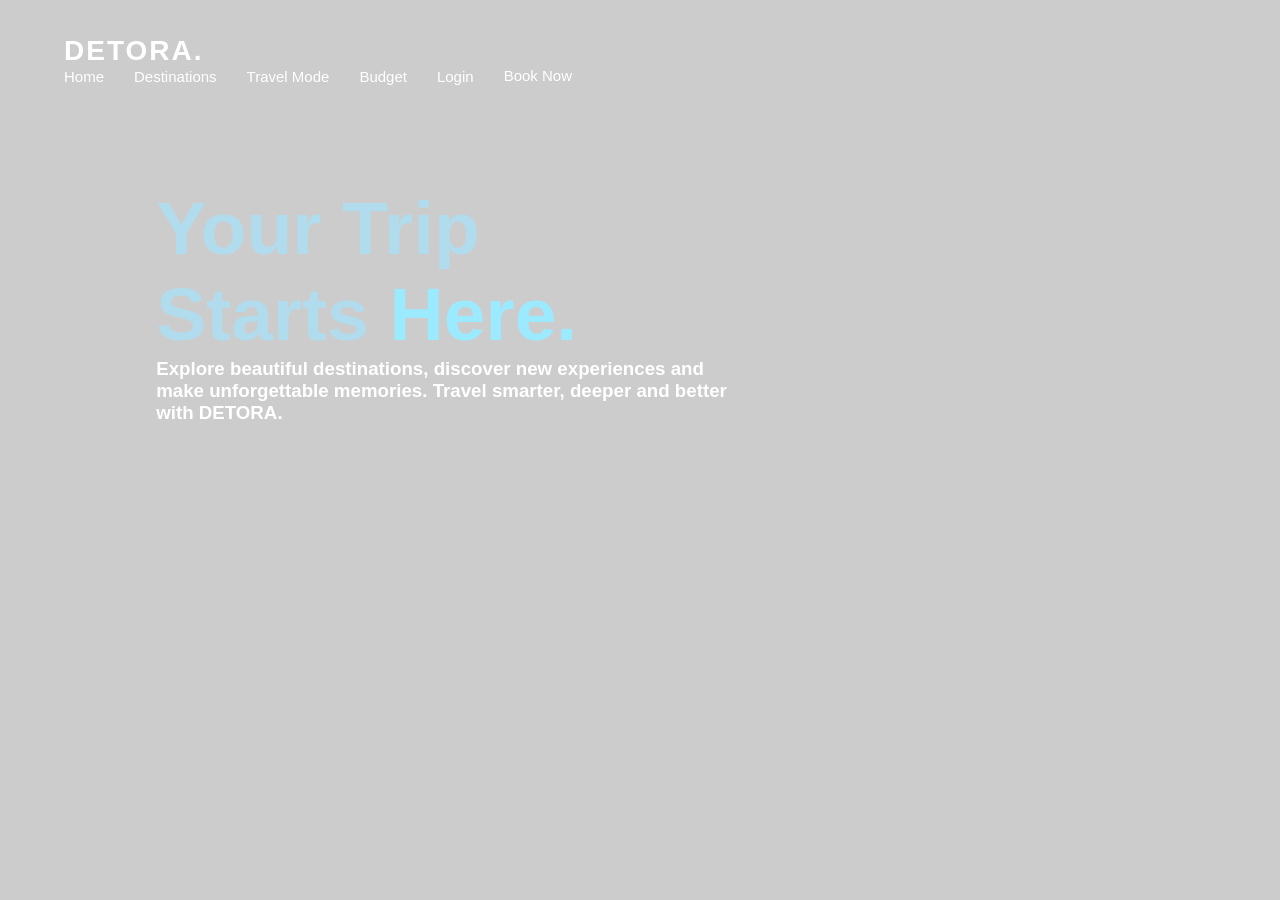
<file: index.html>
<!DOCTYPE html>
<html lang="en">
<head>
    <meta charset="UTF-8">
    <meta name="viewport" content="width=device-width, initial-scale=1.0">
    <meta http-equiv="refresh" content="0; url=web.html">
    <title>DETORA Travel Explorer</title>
    <link rel="canonical" href="web.html">
</head>
<body>
    <p><a href="web.html">Open DETORA Travel Explorer</a></p>
</body>
</html>
</file>
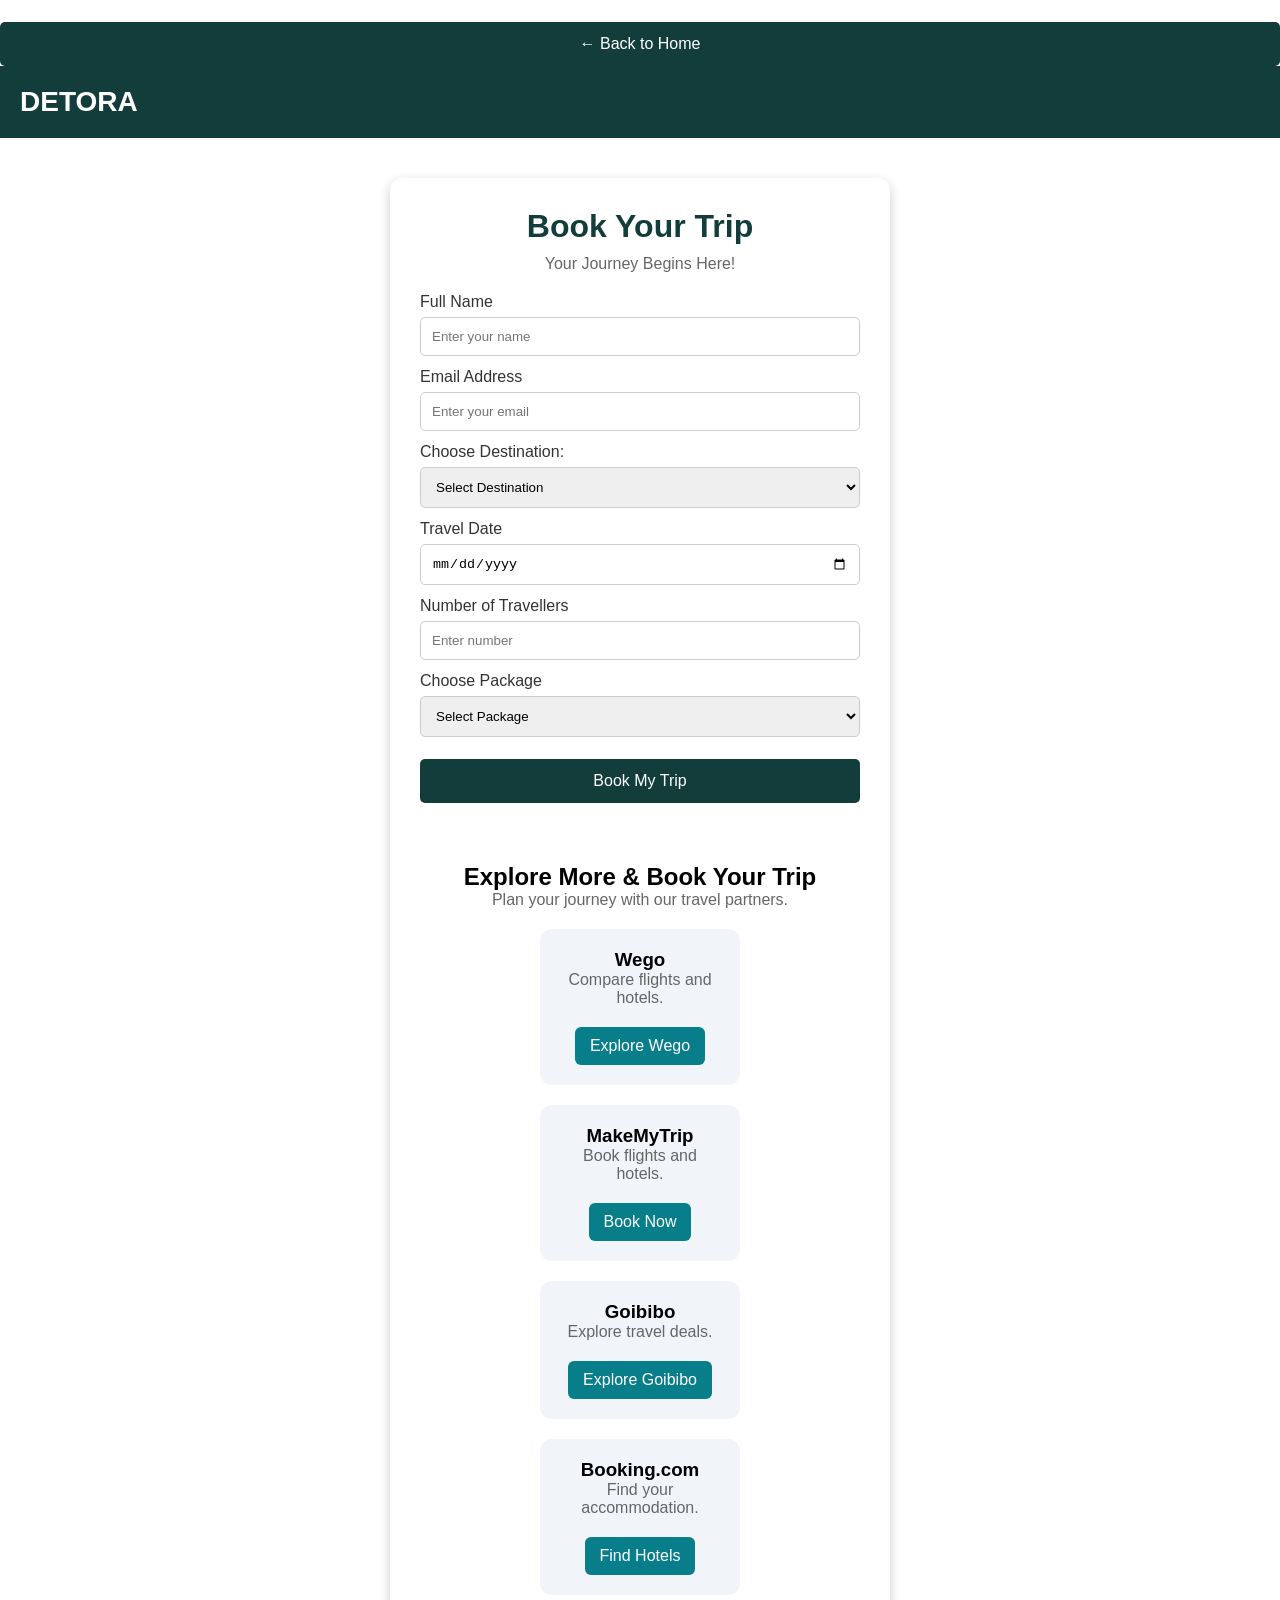
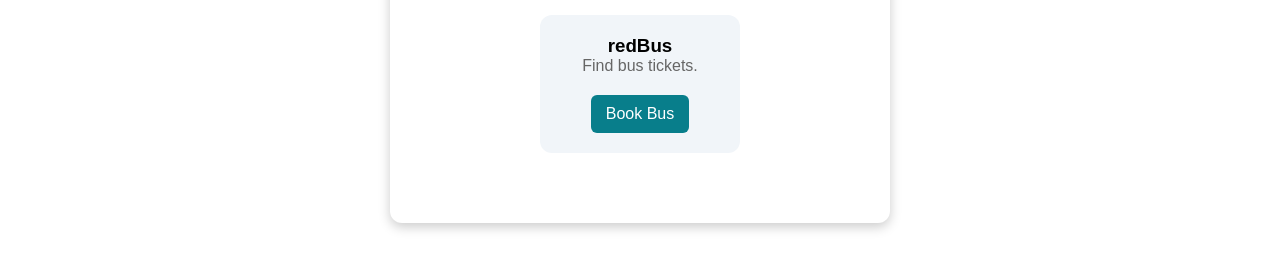
<file: booknow.html>
<!DOCTYPE html>
<html>
<head>
<title>DETORA - Book Now</title>

<style>
* {
    margin: 0;
    padding: 0;
    box-sizing: border-box;
}

body {
    font-family: Arial, sans-serif;

    background-image: url("https://images.unsplash.com/photo-1470770841072-f978cf4d019e");

    background-size: cover;
    background-position: center;
    background-repeat: no-repeat;
    background-attachment: fixed;

    min-height: 100vh;
}

button {
    background-color: #164e42;
    color: rgb(158, 135, 135);
    padding: 10px 20px;
    border: none;
    border-radius: 5px;
    cursor: pointer;
}

nav {
    background: #123d3a;
    padding: 20px;
    display: flex;
    justify-content: space-between;
    align-items: center;
}

nav h2 {
    color: white;
    font-size: 28px;
}

nav a {
    color: white;
    text-decoration: none;
    margin: 15px;
}

.container {
    width: 500px;
    margin: 40px auto;
    background: white;
    padding: 30px;
    border-radius: 12px;
    box-shadow: 0 4px 12px #cccccc;
}

h1 {
    text-align: center;
    color: #123d3a;
    margin-bottom: 10px;
}

p {
    text-align: center;
    color: #666;
    margin-bottom: 20px;
}

label {
    display: block;
    margin-top: 12px;
    color: #333;
}

input, select {
    width: 100%;
    padding: 11px;
    margin-top: 6px;
    border: 1px solid #ccc;
    border-radius: 5px;
}

button {
    width: 100%;
    padding: 13px;
    margin-top: 22px;
    background: #123d3a;
    color: white;
    border: none;
    border-radius: 5px;
    font-size: 16px;
    cursor: pointer;
}

button:hover {
    background: #26766c;
}

.travel-partners {
    padding: 40px;
    text-align: center;
}

.partner-container {
    display: flex;
    flex-wrap: wrap;
    justify-content: center;
    gap: 20px;
}

.partner-card {
    width: 200px;
    padding: 20px;
    border-radius: 12px;
    background: #f1f5f9;
}

.partner-card a {
    display: inline-block;
    background: #087e8b;
    color: white;
    padding: 10px 15px;
    text-decoration: none;
    border-radius: 6px;
}

</style>
</head>

<body>

   <button onclick="window.location.href='home.html'">
    ← Back to Home
</button> 

<nav>
    <h2>DETORA</h2>

   </nav>

<div class="container">

    <h1>Book Your Trip</h1>

    
    <p>Your Journey Begins Here!</p>

    <form id="booking-form" data-api="api.php">

        <label for="booking-name">Full Name</label>
        <input id="booking-name" name="name" type="text" autocomplete="name" maxlength="100" placeholder="Enter your name" required>

        <label for="booking-email">Email Address</label>
        <input id="booking-email" name="email" type="email" autocomplete="email" maxlength="254" placeholder="Enter your email" required>

         

                   
<label for="destination">Choose Destination:</label>

<select name="destination" id="destination">

    <option value="">Select Destination</option>

    <optgroup label="Local">
        <option>Bangalore</option>
        <option>Mysore</option>
        <option>Coorg</option>
        <option>Hampi</option>
        <option>Chikmagalur</option>
        <option>Gokarna</option>
        <option>Badami</option>
        <option>Dandeli</option>
        <option>Nagarhole National Park</option>
        <option>Bandipur National Park</option>
        <option>Mangaluru</option>
        <option>Shivamogga</option>
        <option>Bengaluru</option>
        <option>Mysuru</option>
        <option>Jog Falls</option>
        <option>Aihole</option>
        <option>Pattadakal</option>

    </optgroup>

    <optgroup label="National">
        <option>Goa</option>
        <option>Mumbai</option>
        <option>Delhi</option>
        <option>Manali</option>
        <option>Leh-ladakh</option>
        <option>Varanasi</option>
        <option>Shimla</option>    
        <option>Agra-Taj Mahal</option>
        <option>Allahabad(Prayagraj)</option>
        <option>Shimla</option>
        <option>Munnar</option>
        <option>Jaipur</option>
        <option>Amritsar</option>
        <option>Rishikesh</option>
        <option>Rameswaram</option>
        <option>Kolkata</option>
        <option>Hyderabad</option>
        <option>Chennai</option>
        <option>Kochi</option>
        <option>Pune</option>
        <option>Darjeeling</option>
        <option>Ooty</option>
        <option>Kodaikanal</option>
        <option>Udaipur</option>
        <option>Jaisalmer</option>
        <option>Khajuraho</option>
        <option>Puri</option>
        <option>Andaman Islands</option>
        <option>Lakshadweep</option>
        <option>Aurangabad</option>
        <option>Thanjavur</option>
        <option>Bhubaneswar</option>
        <option>Gangtok</option>
</optgroup> 

    <optgroup label="International">
        <option>Paris</option>
        <option>London</option>
        <option>Switzerland</option>
        <option>Dubai</option>
        <option>Maldives</option>
        <option>Niagara Falls</option>
        <option>Chongquing {China}</option>
        <option>New York</option>
        <option>Tokyo</option>
        <option>Seoul</option>
        <option>Singapore</option>
        <option>Rome</option>
        <option>Barcelona</option>
        <option>Amsterdam</option>
        <option>Athens</option>
        <option>Istanbul</option>
        <option>Bali</option>
        <option>Bangkok</option>
        <option>Phuket</option>
        <option>Hong Kong</option>
        <option>Macau</option>
        <option>Sydney</option>
        <option>Melbourne</option>
        <option>Cape Town</option>
        <option>Victoria Falls</option>
        <option>Cairo</option>
        <option>Petra</option>
        <option>Santorini</option>
        <option>Venice</option>
        <option>Vienna</option>
        <option>Prague</option>
        <option>Budapest</option>
        <option>Berlin</option>
        <option>Reykjavik</option>
        <option>Toronto</option>
        <option>Los Angeles</option>
    </optgroup>

</select>

               <label>Travel Date</label>
        <input id="travel-date" name="travel_date" type="date" required>

        <label for="travellers">Number of Travellers</label>
        <input id="travellers" name="travellers" type="number" min="1" max="30" placeholder="Enter number" required>

        <label for="package">Choose Package</label>
        <select id="package" name="package" required>
            <option value="">Select Package</option>
            <option>Budget Trip</option>
            <option>Standard Trip</option>
            <option>Luxury Trip</option>
        </select>

        <button type="submit">Book My Trip</button>
        <p id="booking-status" role="status" aria-live="polite"></p>

    </form>

    <section class="travel-partners">
    <h2>Explore More & Book Your Trip</h2>
    <p>Plan your journey with our travel partners.</p>

    <div class="partner-container">

        <div class="partner-card">
            <h3>Wego</h3>
            <p>Compare flights and hotels.</p>
            <a href="https://www.wego.co.in/"
               target="_blank">Explore Wego</a>
        </div>

        <div class="partner-card">
            <h3>MakeMyTrip</h3>
            <p>Book flights and hotels.</p>
            <a href="https://www.makemytrip.com/"
               target="_blank">Book Now</a>
        </div>

        <div class="partner-card">
            <h3>Goibibo</h3>
            <p>Explore travel deals.</p>
            <a href="https://www.goibibo.com/"
               target="_blank">Explore Goibibo</a>
        </div>

        <div class="partner-card">
            <h3>Booking.com</h3>
            <p>Find your accommodation.</p>
            <a href="https://www.booking.com/"
               target="_blank">Find Hotels</a>
        </div>

        <div class="partner-card">
            <h3>redBus</h3>
            <p>Find bus tickets.</p>
            <a href="https://www.redbus.in/"
               target="_blank">Book Bus</a>
        </div>

    </div>
</section>

</div>

<script src="app.js" defer></script>
</body>
</html>
</file>
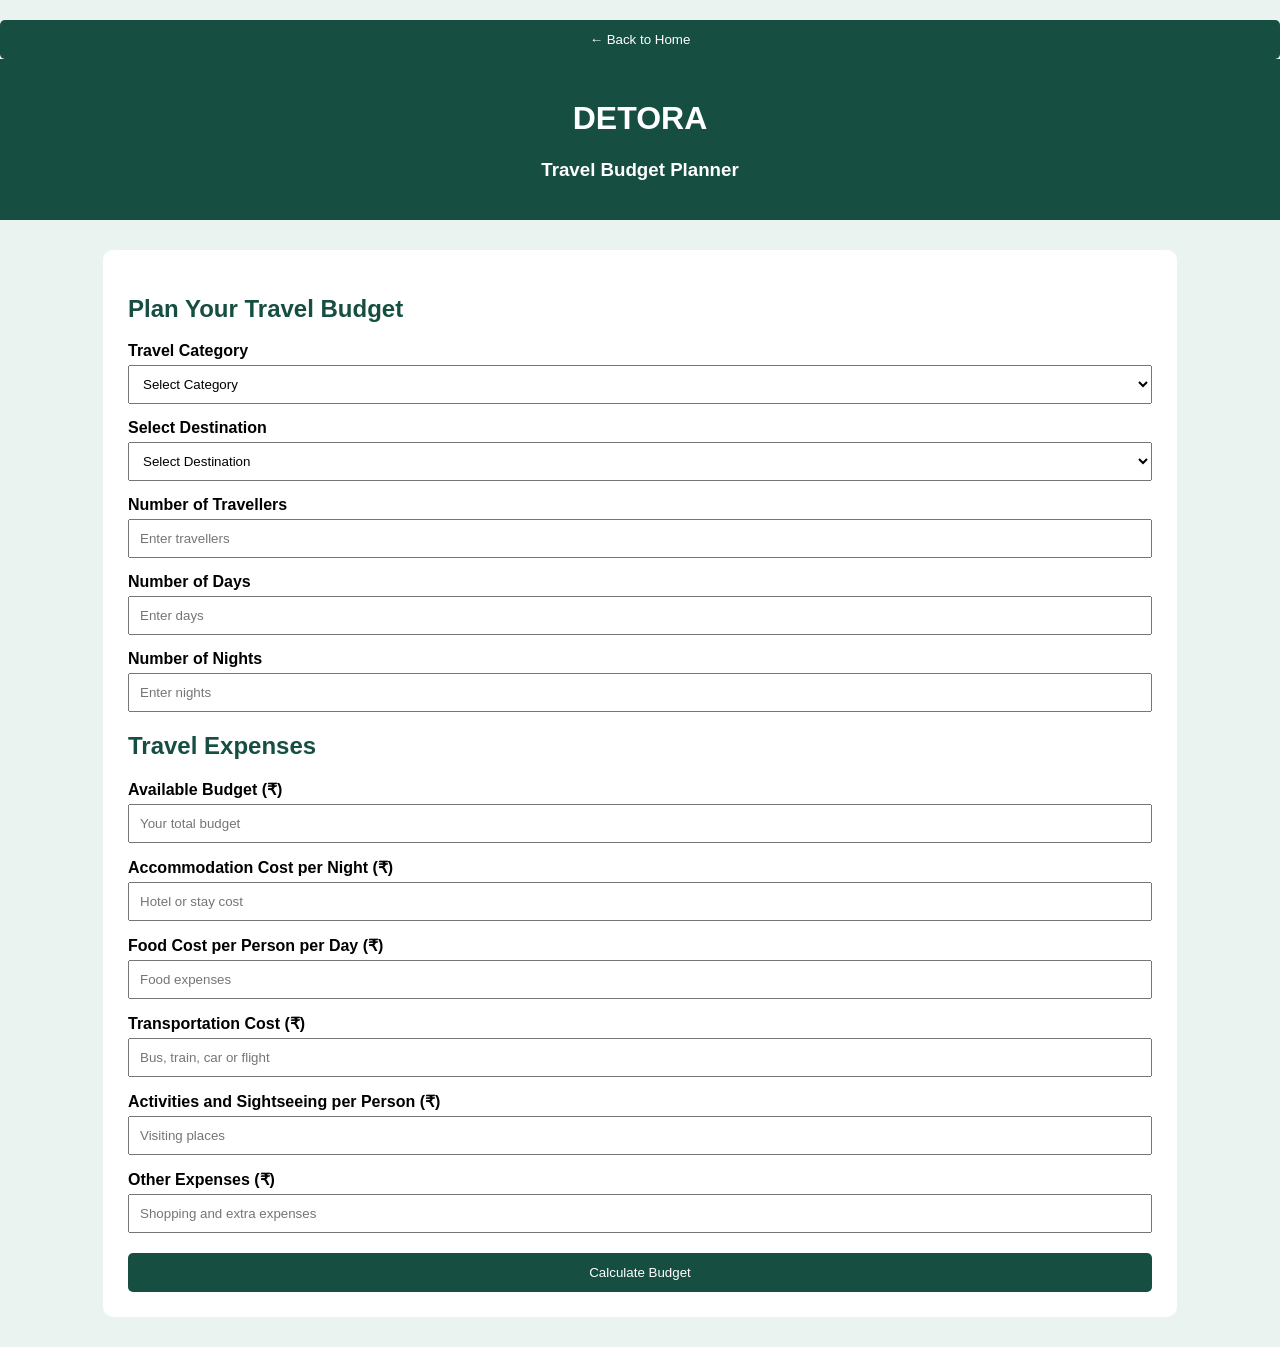
<file: budget.html>
<!DOCTYPE html>
<html>
<head>
    <title>Detora Budget Planner</title>

    <style>

            button {
    background-color: #164e42;
    color: white;
    padding: 10px 20px;
    border: none;
    border-radius: 5px;
    cursor: pointer;
}

        body {
            font-family: Arial;
            background-color: #eaf3ef;
            margin: 0;
            padding: 0;
        }

        header {
            background-color: #164e42;
            color: white;
            text-align: center;
            padding: 20px;
        }

        .container {
            width: 80%;
            margin: 30px auto;
            background-color: white;
            padding: 25px;
            border-radius: 10px;
        }

        h2 {
            color: #164e42;
        }

        label {
            display: block;
            margin-top: 15px;
            font-weight: bold;
        }

        input, select {
            width: 100%;
            padding: 10px;
            margin-top: 5px;
            box-sizing: border-box;
        }

        button {
            background-color: #164e42;
            color: white;
            padding: 12px;
            border: none;
            margin-top: 20px;
            width: 100%;
            cursor: pointer;
        }

        button:hover {
            background-color: #287c62;
        }

        #result {
            background-color: #eaf3ef;
            padding: 15px;
            margin-top: 20px;
            display: none;
        }

        @media screen and (max-width: 600px) {
            .container {
                width: 90%;
                padding: 15px;
                box-sizing: border-box;
            }
        }
    </style>
</head>

<body>

    <button onclick="window.location.href='home.html'">
    ← Back to Home
</button>


<header>
    <h1>DETORA</h1>
    <h3>Travel Budget Planner</h3>
</header>

<div class="container">

    <h2>Plan Your Travel Budget</h2>

    <label>Travel Category</label>
    <select id="category" onchange="showPlaces()">
        <option value="">Select Category</option>
        <option value="Local">Local</option>
        <option value="National">National</option>
        <option value="International">International</option>
    </select>

    <label>Select Destination</label>
    <select id="place">
        <option value="">Select Destination</option>
    </select>

    <label>Number of Travellers</label>
    <input type="number" id="people" min="1" placeholder="Enter travellers">

    <label>Number of Days</label>
    <input type="number" id="days" min="1" placeholder="Enter days">

    <label>Number of Nights</label>
    <input type="number" id="nights" min="0" placeholder="Enter nights">

    <h2>Travel Expenses</h2>

    <label>Available Budget (₹)</label>
    <input type="number" id="budget" min="0" placeholder="Your total budget">

    <label>Accommodation Cost per Night (₹)</label>
    <input type="number" id="hotel" min="0" placeholder="Hotel or stay cost">

    <label>Food Cost per Person per Day (₹)</label>
    <input type="number" id="food" min="0" placeholder="Food expenses">

    <label>Transportation Cost (₹)</label>
    <input type="number" id="travel" min="0" placeholder="Bus, train, car or flight">

    <label>Activities and Sightseeing per Person (₹)</label>
    <input type="number" id="activities" min="0" placeholder="Visiting places">

    <label>Other Expenses (₹)</label>
    <input type="number" id="other" min="0" placeholder="Shopping and extra expenses">

    <button onclick="calculateBudget()">Calculate Budget</button>

    <div id="result">
        <h2>Budget Summary</h2>

        <p id="destination"></p>
        <p id="total"></p>
        <p id="personCost"></p>
        <p id="remaining"></p>
        <h3 id="message"></h3>
    </div>

</div>

<script>

// Destination Selection

function showPlaces() {

    var category = document.getElementById("category").value;
    var place = document.getElementById("place");

    place.innerHTML = "";

    var places = [];

    if (category == "Local") {
        places = ["Chikmagalur", "Hampi", "Badami", "Dandeli",
            "Nagarhole National Park", "Bandipur National Park",
            "Mangaluru", "Shivamogga", "Bengaluru", "Mysuru",
            "Gokarna", "Jog Falls", "Aihole", "Pattadakal"];
    }

    else if (category == "National") {
        places = ["Agra - Taj Mahal", "Leh-Ladakh", "Srinagar",
            "Manali", "Shimla", "Mumbai", "Munnar",
            "Goa", "Jaipur", "Allahabad", 
            "Delhi", "Varanasi", "Amritsar", "Rishikesh", "Rameswaram",
            "Kolkata", "Hyderabad", "Chennai", "Kochi", "Pune",
            "Darjeeling", "Ooty", "Kodaikanal", "Udaipur", "Jaisalmer",
            "Khajuraho", "Puri", "Andaman Islands", "Lakshadweep",
            "Bangalore", "Hampi", "Mysuru", "Aurangabad", "Thanjavur",
            "Bhubaneswar", "Gangtok"]
    }

    else if (category == "International") {
        places = ["London","Paris", "New York", "Tokyo", "Seoul", "Dubai", "Singapore",
         "Miami","Niagara Falls", "Chongquing {China}", "Maldivs", "Switzerland",
         "Rome", "Barcelona", "Amsterdam", "Athens", "Istanbul",
         "Bali", "Bangkok", "Phuket", "Hong Kong", "Macau",
         "Sydney", "Melbourne", "Cape Town", "Victoria Falls",
         "Cairo", "Petra", "Santorini", "Venice", "Vienna",
         "Prague", "Budapest", "Berlin", "Reykjavik", "Toronto",
         "Los Angeles"];
    }

    for (var i = 0; i < places.length; i++) {
        var option = document.createElement("option");
        option.text = places[i];
        option.value = places[i];
        place.add(option);
    }
}


// Budget Calculation

function calculateBudget() {

    var people = Number(document.getElementById("people").value);
    var days = Number(document.getElementById("days").value);
    var nights = Number(document.getElementById("nights").value);

    var budget = Number(document.getElementById("budget").value);
    var hotel = Number(document.getElementById("hotel").value);
    var food = Number(document.getElementById("food").value);
    var travel = Number(document.getElementById("travel").value);
    var activities = Number(document.getElementById("activities").value);
    var other = Number(document.getElementById("other").value);

    if (people <= 0 || days <= 0 || nights < 0 ||
        nights > days || budget <= 0 ||
        document.getElementById("category").value == "" ||
        document.getElementById("place").value == "") {

        alert("Please enter valid travel details and budget.");
        return;
    }

    if (hotel < 0 || food < 0 || travel < 0 ||
        activities < 0 || other < 0) {

        alert("Expenses cannot be negative.");
        return;
    }

    var hotelCost = hotel * nights;

    var foodCost = food * people * days;

    var travelCost = travel;

    var activityCost = activities * people;

    var total = hotelCost + foodCost + travelCost +
                activityCost + other;

    var remaining = budget - total;

    var perPerson = total / people;

    document.getElementById("destination").innerHTML =
        "Destination: " + document.getElementById("place").value;

    document.getElementById("total").innerHTML =
        "Total Expenses: ₹" + total;

    document.getElementById("personCost").innerHTML =
        "Cost Per Person: ₹" + perPerson.toFixed(2);

    document.getElementById("remaining").innerHTML =
        "Remaining Budget: ₹" + remaining;

    if (remaining > 0) {
        document.getElementById("message").innerHTML =
            "Great! Your trip is within your budget.";
    }

    else if (remaining == 0) {
        document.getElementById("message").innerHTML =
            "Your budget is exactly equal to your expenses.";
    }

    else {
        document.getElementById("message").innerHTML =
            "Your budget is insufficient. Reduce your expenses.";
    }

    document.getElementById("result").style.display = "block";
}

</script>

</body>
</html>
</file>
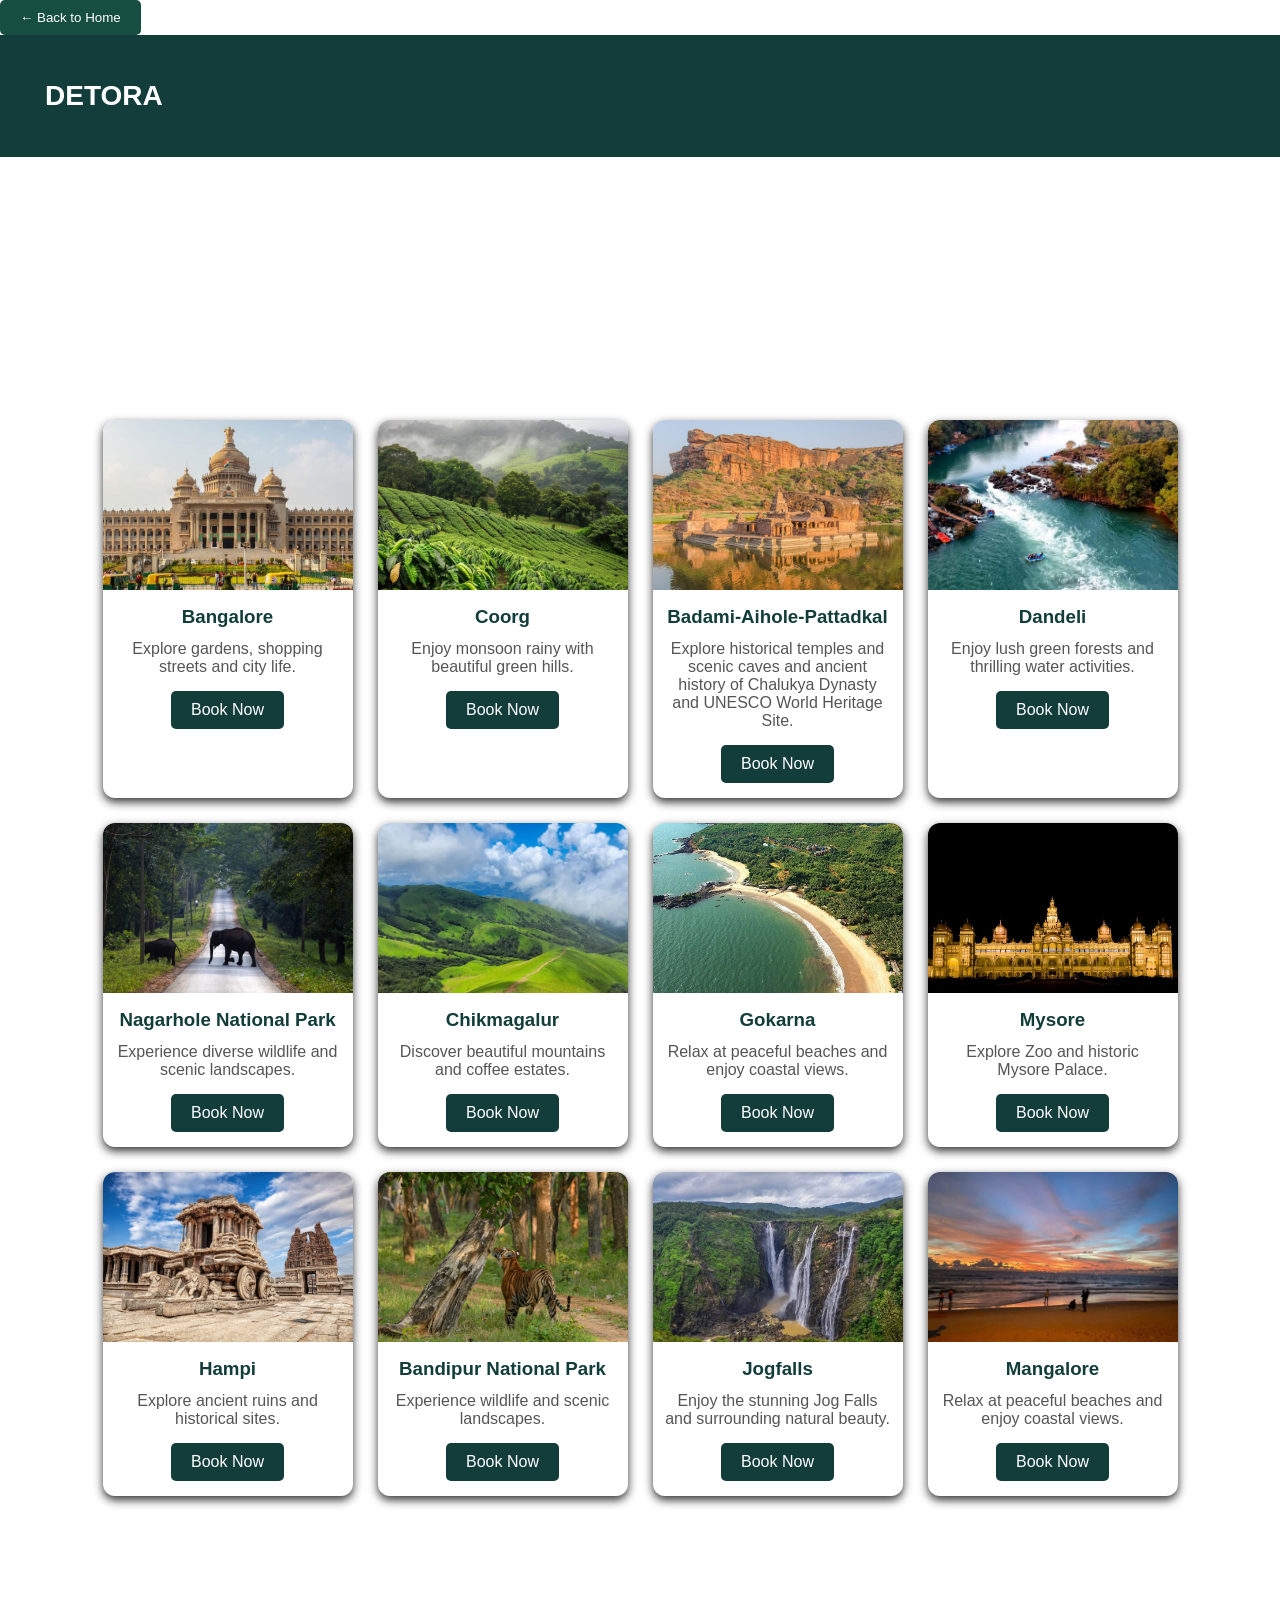
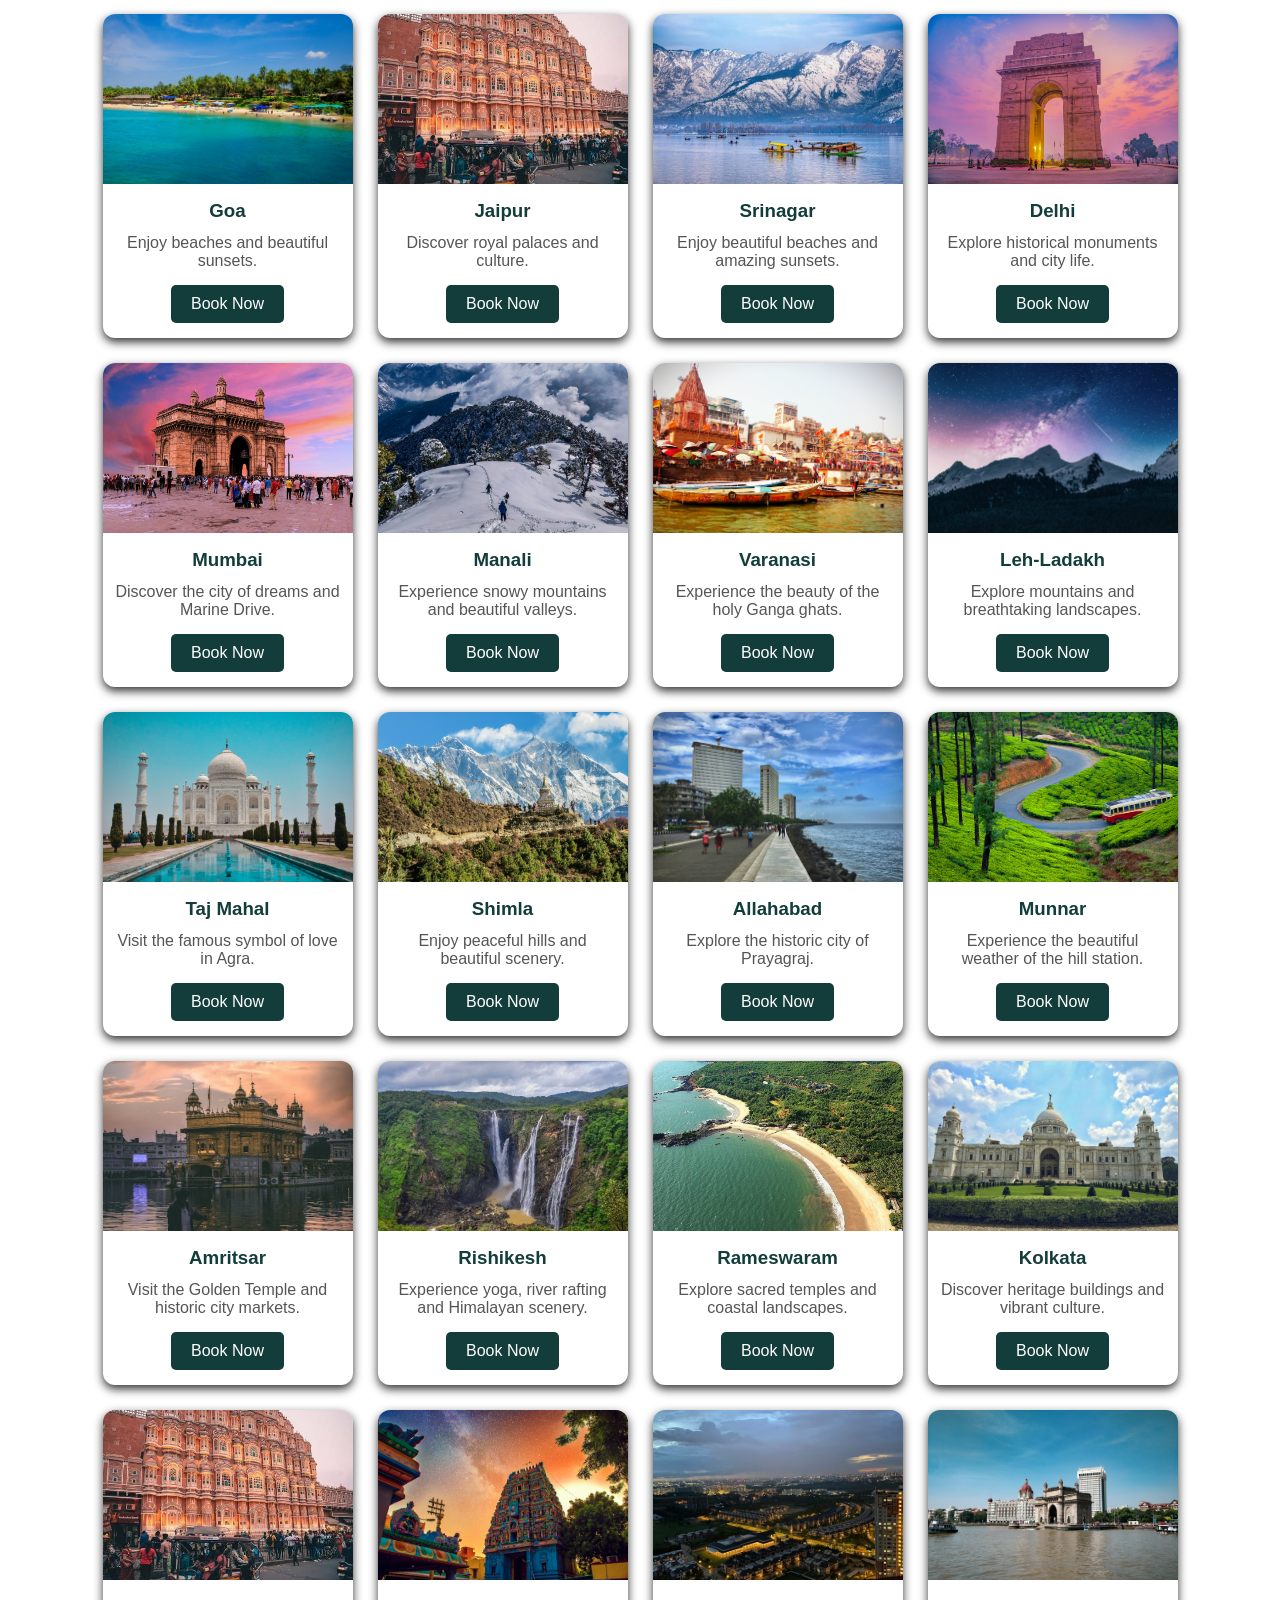
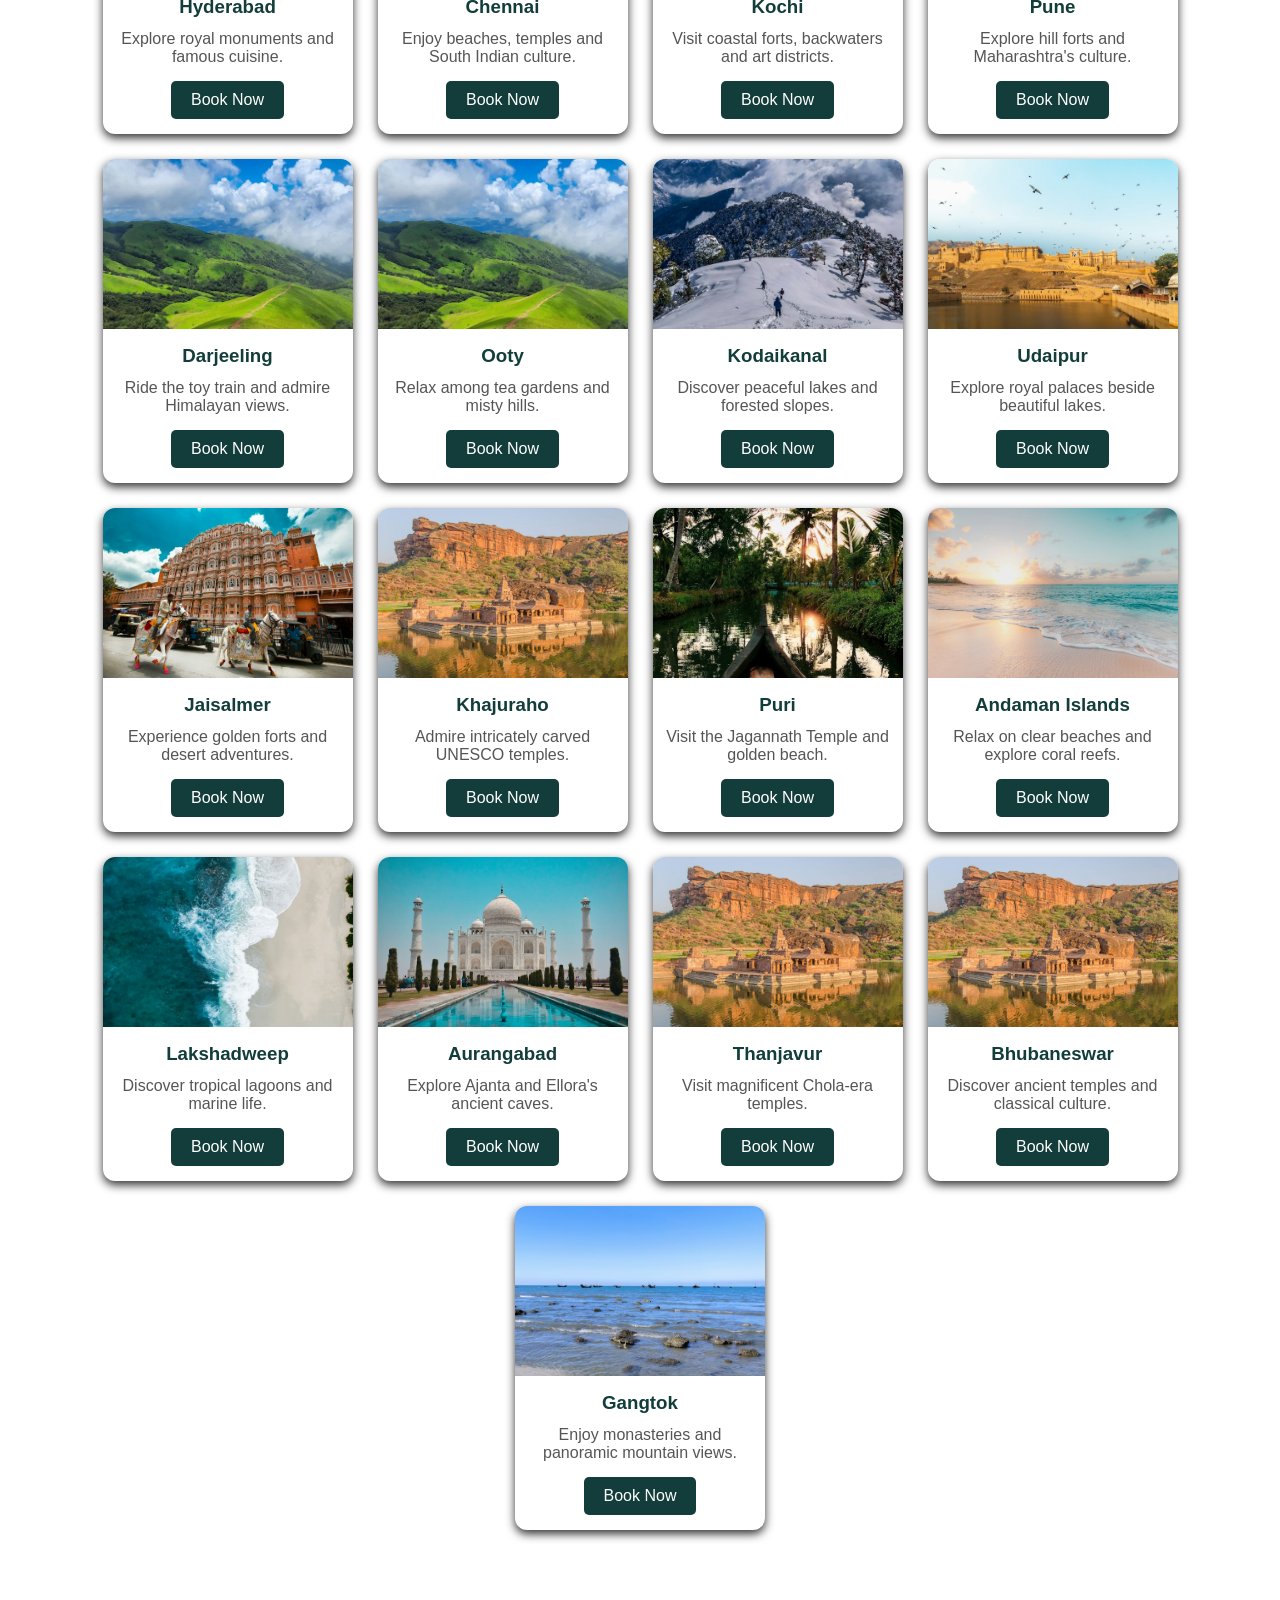
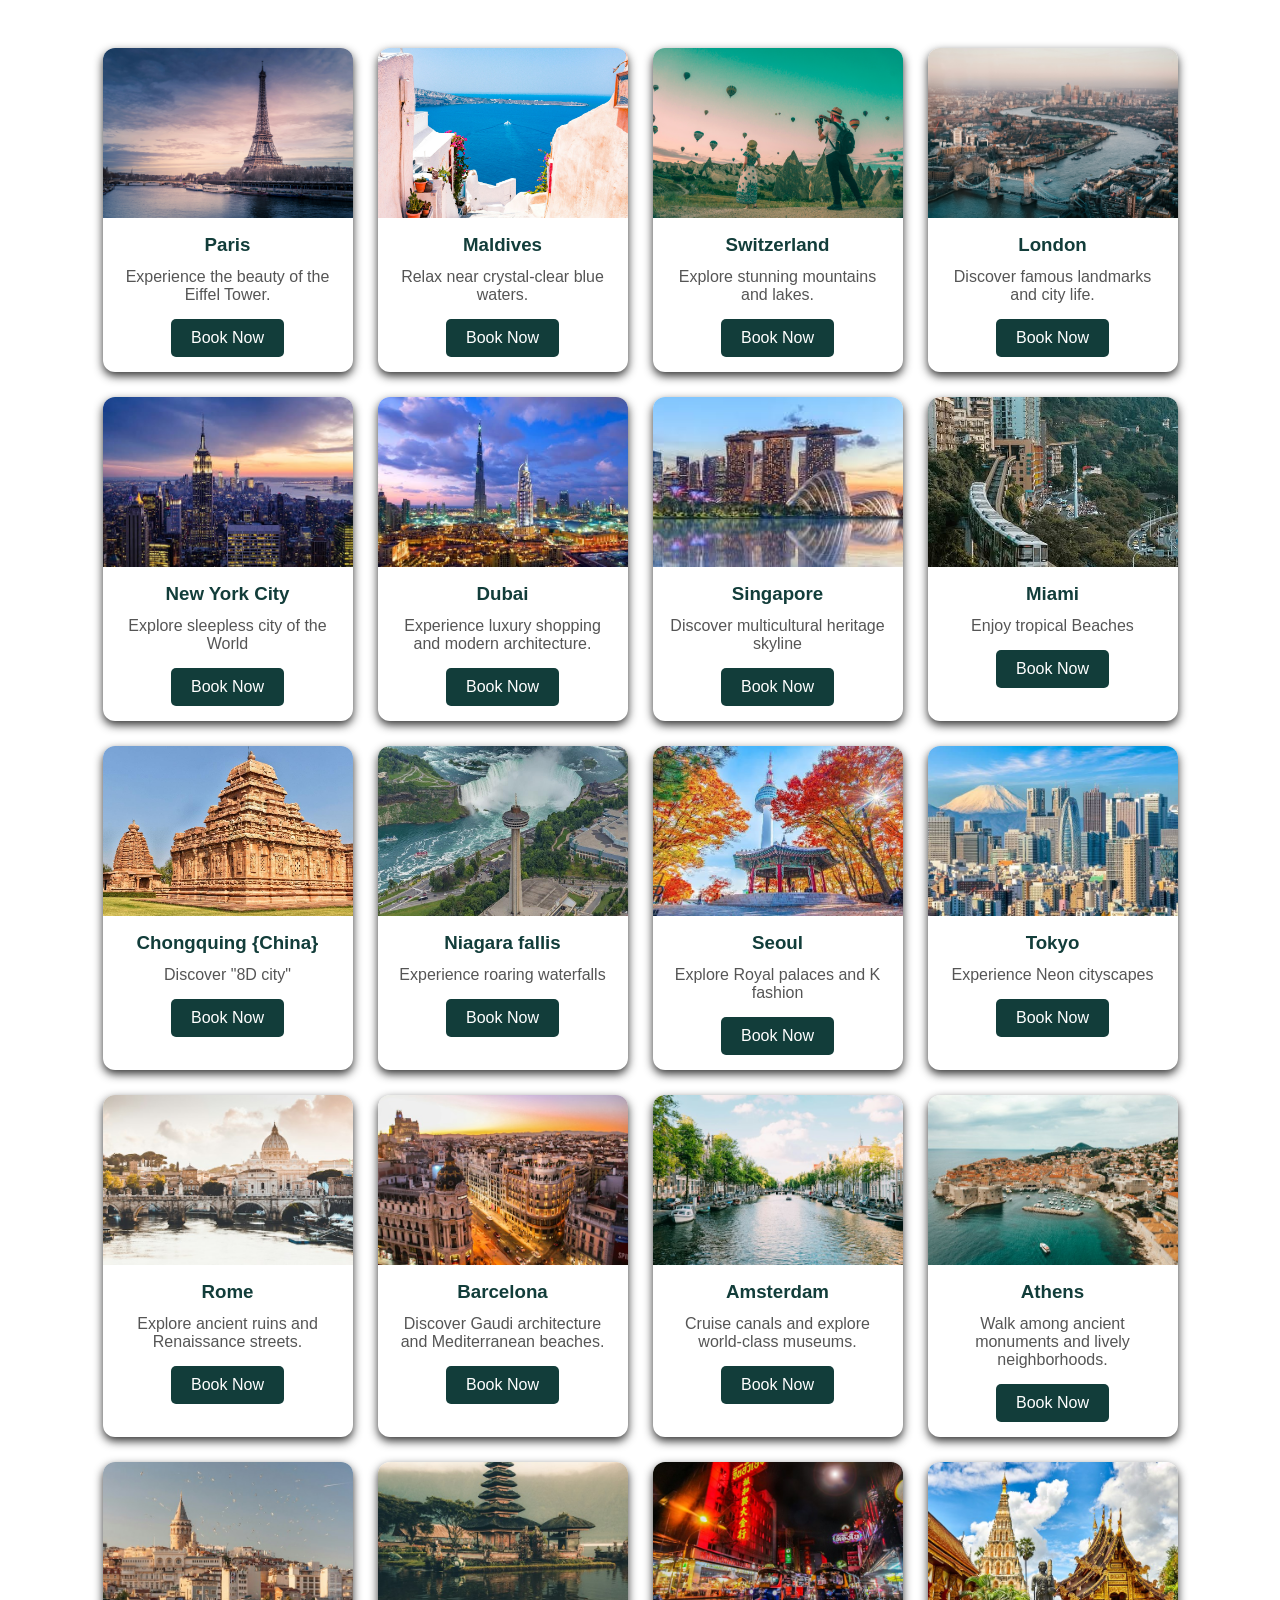
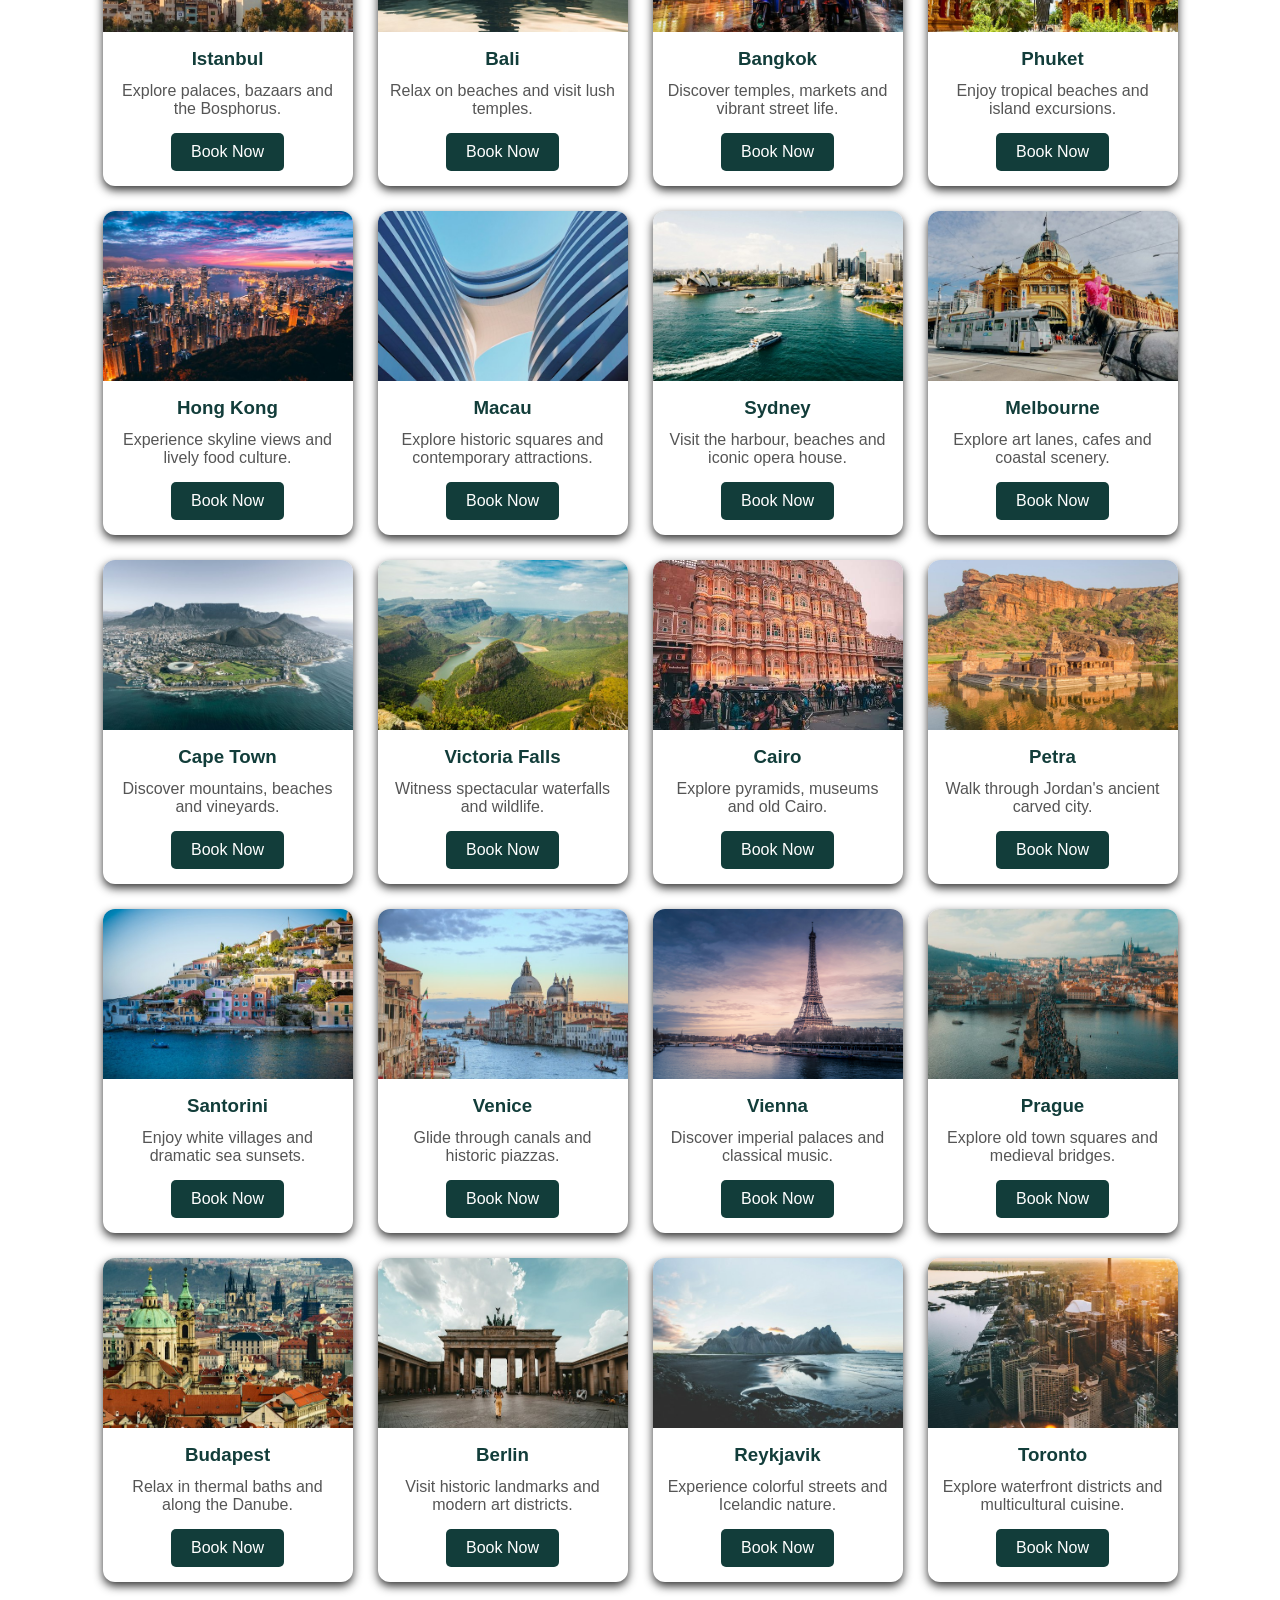
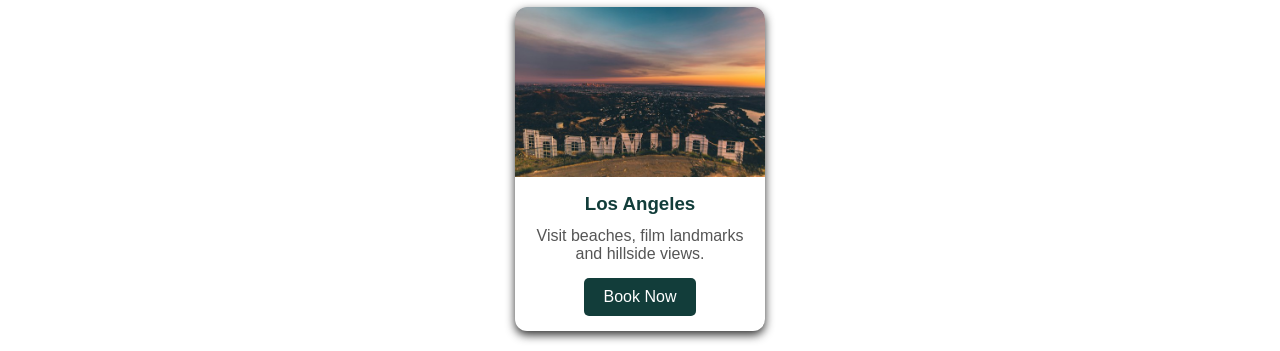
<file: destinations.html>
<!DOCTYPE html>
<html>
<head>
<title>DETORA - Destinations</title>

<style>

* {
    margin: 0;
    padding: 0;
    box-sizing: border-box;
}

body {
    font-family: Arial, sans-serif;
    background-image: url("https://images.unsplash.com/photo-1470770841072-f978cf4d019e");
    background-size: cover;
    background-position: center;
    background-attachment: fixed;
}


button {
    background-color: #164e42;
    color: white;
    padding: 10px 20px;
    border: none;
    border-radius: 5px;
    cursor: pointer;
}





nav {
    background-color: #123d3a;
    padding: 20px;
    display: flex;
    justify-content: space-between;
    align-items: center;
}

nav h2 {
    color: white;
    font-size: 28px;
}

nav a {
    color: white;
    text-decoration: none;
    margin: 15px;
}



.heading {
    text-align: center;
    padding: 45px;
    color: white;
}

.heading h1 {
    font-size: 40px;
    margin-bottom: 12px;
}

/* Destination section */

h2 {
    text-align: center;
    color: white;
    margin: 25px;
}

.places {
    display: flex;
    justify-content: center;
    flex-wrap: wrap;
    gap: 25px;
    padding: 20px;
}

/* Cards */

.card {
    width: 250px;
    background: white;
    border-radius: 12px;
    overflow: hidden;
    text-align: center;
    box-shadow: 0 4px 10px #333;
}

.card img {
    width: 100%;
    height: 170px;
    object-fit: cover;
}

.card h3 {
    color: #123d3a;
    margin: 12px;
}

.card p {
    padding: 0 12px;
    color: #555;
}

.card a {
    display: inline-block;
    background: #123d3a;
    color: white;
    text-decoration: none;
    padding: 10px 20px;
    margin: 15px;
    border-radius: 5px;
}

.card a:hover {
    background: #26766c;
}

</style>
</head>

<body>

 <button onclick="window.location.href='home.html'">
    ← Back to Home
</button>


<nav>
    <h2>DETORA</h2>

    </nav>



<div class="heading">
    <h1>Explore Beautiful Popular Destinations</h1>
    <p>Discover new places and create unforgettable memories!</p>
</div>



<h2>Local Destinations</h2>


<div class="places">

    <div class="card">
        <img src="images/bangalore.jpeg" alt="Bangalore">
        <h3>Bangalore</h3>
        <p>Explore gardens, shopping streets and city life.</p>
        <a href="booknow.html">Book Now</a>
    </div>

    <div class="card">
        <img src="images/coorg.jpeg" alt="Coorg">
        <h3>Coorg</h3>
        <p>Enjoy monsoon rainy with beautiful green hills.</p>
        <a href="booknow.html">Book Now</a>
    </div>

    <div class="card">
        <img src="images/badami.jpeg" alt="Badami-Aihole-Pattadakal">
        <h3>Badami-Aihole-Pattadkal</h3>
        <p>Explore historical temples and scenic caves  and ancient history of Chalukya Dynasty and UNESCO World Heritage Site.</p> 
        <a href="booknow.html">Book Now</a>
    </div>

    <div class="card">
        <img src="images/dandeli.jpeg" alt="Dandeli">
        <h3>Dandeli</h3>
        <p>Enjoy lush green forests and thrilling water activities.</p>
        <a href="booknow.html">Book Now</a>
    </div>


    <div class="card">
        <img src="images/nagarhole.jpeg" alt="Nagarhole National Park">
        <h3>Nagarhole National Park</h3>
        <p>Experience diverse wildlife and scenic landscapes.</p>
        <a href="booknow.html">Book Now</a>
    </div>

    <div class="card">
        <img src="images/chikmagalur.jpeg" alt="Chikmagalur">
        <h3>Chikmagalur</h3>
        <p>Discover beautiful mountains and coffee estates.</p>
        <a href="booknow.html">Book Now</a>
    </div>

    <div class="card">
        <img src="images/gokarna.jpeg" alt="Gokarna">
        <h3>Gokarna</h3>
        <p>Relax at peaceful beaches and enjoy coastal views.</p>
        <a href="booknow.html">Book Now</a>
    </div>

    <div class="card">
        <img src="images/mysore.jpeg" alt="Mysore">
        <h3>Mysore</h3>
        <p>Explore Zoo and historic Mysore Palace.</p>
        <a href="booknow.html">Book Now</a>
    </div>

    <div class="card">
        <img src="images/hampi.jpeg" alt="Hampi">
        <h3>Hampi</h3>
        <p>Explore ancient ruins and historical sites.</p>
        <a href="booknow.html">Book Now</a>
    </div>

    <div class="card">
        <img src="images/bandipur.jpeg" alt="Bandipur National Park">
        <h3>Bandipur National Park</h3>
        <p>Experience wildlife and scenic landscapes.</p>
        <a href="booknow.html">Book Now</a>
    </div>

    <div class="card">
        <img src="images/jogfalls.jpeg" alt="Jog Falls">
        <h3>Jogfalls</h3>
        <p>Enjoy the stunning Jog Falls and surrounding natural beauty.</p>
        <a href="booknow.html">Book Now</a>
    </div>

    <div class="card">
        <img src="images/mangalore.jpeg" alt="Mangalore">
        <h3>Mangalore</h3>
        <p>Relax at peaceful beaches and enjoy coastal views.</p>
        <a href="booknow.html">Book Now</a>
    </div>

     
    </div>








<h2>National Destinations</h2>





<div class="places">

    <div class="card">
        <img src="images/goa.jpeg">
        <h3>Goa</h3>
        <p>Enjoy beaches and beautiful sunsets.</p>
        <a href="booknow.html">Book Now</a>
    </div>

    <div class="card">
        <img src="images/jaipur.jpeg" alt="Jaipur">
        <h3>Jaipur</h3>
        <p>Discover royal palaces and culture.</p>
        <a href="booknow.html">Book Now</a>
    </div>

    <div class="card">
        <img src="images/srinagar.jpeg" alt="Srinagar">
        <h3>Srinagar</h3>
        <p>Enjoy beautiful beaches and amazing sunsets.</p>
        <a href="booknow.html">Book Now</a>
    </div>

    <div class="card">
        <img src="images/delhi.jpeg">
        <h3>Delhi</h3>
        <p>Explore historical monuments and city life.</p>
        <a href="booknow.html">Book Now</a>
    </div>

    <div class="card">
        <img src="images/mumbai.jpeg">
        <h3>Mumbai</h3>
        <p>Discover the city of dreams and Marine Drive.</p>
        <a href="booknow.html">Book Now</a>
    </div>

    <div class="card">
        <img src="images/manali.jpeg">
        <h3>Manali</h3>
        <p>Experience snowy mountains and beautiful valleys.</p>
        <a href="booknow.html">Book Now</a>
    </div>

    <div class="card">
       <img src="images/varanasi.jpeg">
       <h3>Varanasi</h3>
        <p>Experience the beauty of the holy Ganga ghats.</p>
        <a href="booknow.html">Book Now</a>
    </div>

    <div class="card">
        <img src="images/leh-ladakh.jpeg">
        <h3>Leh-Ladakh</h3>
        <p>Explore mountains and breathtaking landscapes.</p>
        <a href="booknow.html">Book Now</a>
    </div>

    <div class="card">
        <img src="images/taj-mahal.jpeg">
        <h3>Taj Mahal</h3>
        <p>Visit the famous symbol of love in Agra.</p>
        <a href="booknow.html">Book Now</a>
    </div>

    <div class="card">
        <img src="images/shimla.jpeg">
        <h3>Shimla</h3>
        <p>Enjoy peaceful hills and beautiful scenery.</p>
        <a href="booknow.html">Book Now</a>
    </div>

    <div class="card">
        <img src="images/allahabad.jpeg">
        <h3>Allahabad</h3>
        <p>Explore the historic city of Prayagraj.</p>
        <a href="booknow.html">Book Now</a>
    </div>

    <div class="card">
        <img src="images/munnar.jpeg" alt="Munnar">
        <h3>Munnar</h3>
        <p>Experience the beautiful weather of the hill station.</p>
        <a href="booknow.html">Book Now</a>
    </div>

    <div class="card"><img src="images/amritsar.jpeg" alt="Amritsar"><h3>Amritsar</h3><p>Visit the Golden Temple and historic city markets.</p><a href="booknow.html">Book Now</a></div>
    <div class="card"><img src="images/rishikesh.jpeg" alt="Rishikesh"><h3>Rishikesh</h3><p>Experience yoga, river rafting and Himalayan scenery.</p><a href="booknow.html">Book Now</a></div>
    <div class="card"><img src="images/rameswaram.jpeg" alt="Rameswaram"><h3>Rameswaram</h3><p>Explore sacred temples and coastal landscapes.</p><a href="booknow.html">Book Now</a></div>
    <div class="card"><img src="images/kolkata.jpeg" alt="Kolkata"><h3>Kolkata</h3><p>Discover heritage buildings and vibrant culture.</p><a href="booknow.html">Book Now</a></div>
    <div class="card"><img src="images/hyderabad.jpeg" alt="Hyderabad"><h3>Hyderabad</h3><p>Explore royal monuments and famous cuisine.</p><a href="booknow.html">Book Now</a></div>
    <div class="card"><img src="images/chennai.jpeg" alt="Chennai"><h3>Chennai</h3><p>Enjoy beaches, temples and South Indian culture.</p><a href="booknow.html">Book Now</a></div>
    <div class="card"><img src="images/kochi.jpeg" alt="Kochi"><h3>Kochi</h3><p>Visit coastal forts, backwaters and art districts.</p><a href="booknow.html">Book Now</a></div>
    <div class="card"><img src="images/pune.jpeg" alt="Pune"><h3>Pune</h3><p>Explore hill forts and Maharashtra's culture.</p><a href="booknow.html">Book Now</a></div>
    <div class="card"><img src="images/darjeeling.jpeg" alt="Darjeeling"><h3>Darjeeling</h3><p>Ride the toy train and admire Himalayan views.</p><a href="booknow.html">Book Now</a></div>
    <div class="card"><img src="images/ooty.jpeg" alt="Ooty"><h3>Ooty</h3><p>Relax among tea gardens and misty hills.</p><a href="booknow.html">Book Now</a></div>
    <div class="card"><img src="images/kodaikanal.jpeg" alt="Kodaikanal"><h3>Kodaikanal</h3><p>Discover peaceful lakes and forested slopes.</p><a href="booknow.html">Book Now</a></div>
    <div class="card"><img src="images/udaipur.jpeg" alt="Udaipur"><h3>Udaipur</h3><p>Explore royal palaces beside beautiful lakes.</p><a href="booknow.html">Book Now</a></div>
    <div class="card"><img src="images/jaisalmer.jpeg" alt="Jaisalmer"><h3>Jaisalmer</h3><p>Experience golden forts and desert adventures.</p><a href="booknow.html">Book Now</a></div>
    <div class="card"><img src="images/khajuraho.jpeg" alt="Khajuraho"><h3>Khajuraho</h3><p>Admire intricately carved UNESCO temples.</p><a href="booknow.html">Book Now</a></div>
    <div class="card"><img src="images/puri.jpeg" alt="Puri"><h3>Puri</h3><p>Visit the Jagannath Temple and golden beach.</p><a href="booknow.html">Book Now</a></div>
    <div class="card"><img src="images/andaman-islands.jpeg" alt="Andaman Islands"><h3>Andaman Islands</h3><p>Relax on clear beaches and explore coral reefs.</p><a href="booknow.html">Book Now</a></div>
    <div class="card"><img src="images/lakshadweep.jpeg" alt="Lakshadweep"><h3>Lakshadweep</h3><p>Discover tropical lagoons and marine life.</p><a href="booknow.html">Book Now</a></div>
    <div class="card"><img src="images/aurangabad.jpeg" alt="Aurangabad"><h3>Aurangabad</h3><p>Explore Ajanta and Ellora's ancient caves.</p><a href="booknow.html">Book Now</a></div>
    <div class="card"><img src="images/thanjavur.jpeg" alt="Thanjavur"><h3>Thanjavur</h3><p>Visit magnificent Chola-era temples.</p><a href="booknow.html">Book Now</a></div>
    <div class="card"><img src="images/bhubaneswar.jpeg" alt="Bhubaneswar"><h3>Bhubaneswar</h3><p>Discover ancient temples and classical culture.</p><a href="booknow.html">Book Now</a></div>
    <div class="card"><img src="images/gangtok.jpeg" alt="Gangtok"><h3>Gangtok</h3><p>Enjoy monasteries and panoramic mountain views.</p><a href="booknow.html">Book Now</a></div>

</div>




<h2>International Destinations</h2>

<div class="places">

    <div class="card">
        <img src="images/paris.jpeg">
        <h3>Paris</h3>
        <p>Experience the beauty of the Eiffel Tower.</p>
        <a href="booknow.html">Book Now</a>
    </div>

    <div class="card">
        <img src="images/maldives.jpeg">
        <h3>Maldives</h3>
        <p>Relax near crystal-clear blue waters.</p>
        <a href="booknow.html">Book Now</a>
    </div>

    <div class="card">
        <img src="images/switzerland.jpeg">
        <h3>Switzerland</h3>
        <p>Explore stunning mountains and lakes.</p>
        <a href="booknow.html">Book Now</a>
    </div>

    <div class="card">
        <img src="images/london.jpeg">
        <h3>London</h3>
        <p>Discover famous landmarks and city life.</p>
        <a href="booknow.html">Book Now</a>
    </div>

     <div class="card">
        <img src="images/new-york.jpeg" alt="New York City">
        <h3>New York City</h3>
        <p>Explore sleepless city of the World</p>
        <a href="booknow.html">Book Now</a>
    </div>

     <div class="card">
        <img src="images/dubai.jpeg" alt="Dubai">
        <h3>Dubai</h3>
        <p>Experience luxury shopping and modern architecture.</p>
        <a href="booknow.html">Book Now</a>
    </div>

     <div class="card">
        <img src="images/singapore.jpeg" alt="Singapore">
        <h3>Singapore</h3>
        <p>Discover multicultural heritage skyline</p>
        <a href="booknow.html">Book Now</a>
    </div>

     <div class="card">
        <img src="images/miami.jpeg" alt="Miami">
        <h3>Miami</h3>
        <p>Enjoy tropical Beaches</p>
        <a href="booknow.html">Book Now</a>
    </div>


     <div class="card">
        <img src="images/chongqing.jpeg" alt="Chongqing">
        <h3>Chongquing {China}</h3>
        <p>Discover "8D city"</p>
        <a href="booknow.html">Book Now</a>
    </div>

    <div class="card">
        <img src="images/niagara-falls.jpeg" alt="Niagara Falls">
        <h3>Niagara fallis </h3>
        <p>Experience roaring waterfalls </p>
        <a href="booknow.html">Book Now</a>
    </div>


    <div class="card">
        <img src="images/seoul.jpeg" alt="Seoul">
        <h3>Seoul</h3>
        <p> Explore Royal palaces and K fashion</p>
        <a href="booknow.html">Book Now</a>
    </div>


    <div class="card">
        <img src="images/tokyo.jpeg" alt="Tokyo">
        <h3>Tokyo</h3>
        <p>Experience Neon cityscapes</p>
        <a href="booknow.html">Book Now</a>
    </div>

    <div class="card"><img src="images/rome.jpeg" alt="Rome"><h3>Rome</h3><p>Explore ancient ruins and Renaissance streets.</p><a href="booknow.html">Book Now</a></div>
    <div class="card"><img src="images/barcelona.jpeg" alt="Barcelona"><h3>Barcelona</h3><p>Discover Gaudi architecture and Mediterranean beaches.</p><a href="booknow.html">Book Now</a></div>
    <div class="card"><img src="images/amsterdam.jpeg" alt="Amsterdam"><h3>Amsterdam</h3><p>Cruise canals and explore world-class museums.</p><a href="booknow.html">Book Now</a></div>
    <div class="card"><img src="images/athens.jpeg" alt="Athens"><h3>Athens</h3><p>Walk among ancient monuments and lively neighborhoods.</p><a href="booknow.html">Book Now</a></div>
    <div class="card"><img src="images/istanbul.jpeg" alt="Istanbul"><h3>Istanbul</h3><p>Explore palaces, bazaars and the Bosphorus.</p><a href="booknow.html">Book Now</a></div>
    <div class="card"><img src="images/bali.jpeg" alt="Bali"><h3>Bali</h3><p>Relax on beaches and visit lush temples.</p><a href="booknow.html">Book Now</a></div>
    <div class="card"><img src="images/bangkok.jpeg" alt="Bangkok"><h3>Bangkok</h3><p>Discover temples, markets and vibrant street life.</p><a href="booknow.html">Book Now</a></div>
    <div class="card"><img src="images/phuket.jpeg" alt="Phuket"><h3>Phuket</h3><p>Enjoy tropical beaches and island excursions.</p><a href="booknow.html">Book Now</a></div>
    <div class="card"><img src="images/hong-kong.jpeg" alt="Hong Kong"><h3>Hong Kong</h3><p>Experience skyline views and lively food culture.</p><a href="booknow.html">Book Now</a></div>
    <div class="card"><img src="images/macau.jpeg" alt="Macau"><h3>Macau</h3><p>Explore historic squares and contemporary attractions.</p><a href="booknow.html">Book Now</a></div>
    <div class="card"><img src="images/sydney.jpeg" alt="Sydney"><h3>Sydney</h3><p>Visit the harbour, beaches and iconic opera house.</p><a href="booknow.html">Book Now</a></div>
    <div class="card"><img src="images/melbourne.jpeg" alt="Melbourne"><h3>Melbourne</h3><p>Explore art lanes, cafes and coastal scenery.</p><a href="booknow.html">Book Now</a></div>
    <div class="card"><img src="images/cape-town.jpeg" alt="Cape Town"><h3>Cape Town</h3><p>Discover mountains, beaches and vineyards.</p><a href="booknow.html">Book Now</a></div>
    <div class="card"><img src="images/victoria-falls.jpeg" alt="Victoria Falls"><h3>Victoria Falls</h3><p>Witness spectacular waterfalls and wildlife.</p><a href="booknow.html">Book Now</a></div>
    <div class="card"><img src="images/cairo.jpeg" alt="Cairo"><h3>Cairo</h3><p>Explore pyramids, museums and old Cairo.</p><a href="booknow.html">Book Now</a></div>
    <div class="card"><img src="images/petra.jpeg" alt="Petra"><h3>Petra</h3><p>Walk through Jordan's ancient carved city.</p><a href="booknow.html">Book Now</a></div>
    <div class="card"><img src="images/santorini.jpeg" alt="Santorini"><h3>Santorini</h3><p>Enjoy white villages and dramatic sea sunsets.</p><a href="booknow.html">Book Now</a></div>
    <div class="card"><img src="images/venice.jpeg" alt="Venice"><h3>Venice</h3><p>Glide through canals and historic piazzas.</p><a href="booknow.html">Book Now</a></div>
    <div class="card"><img src="images/vienna.jpeg" alt="Vienna"><h3>Vienna</h3><p>Discover imperial palaces and classical music.</p><a href="booknow.html">Book Now</a></div>
    <div class="card"><img src="images/prague.jpeg" alt="Prague"><h3>Prague</h3><p>Explore old town squares and medieval bridges.</p><a href="booknow.html">Book Now</a></div>
    <div class="card"><img src="images/budapest.jpeg" alt="Budapest"><h3>Budapest</h3><p>Relax in thermal baths and along the Danube.</p><a href="booknow.html">Book Now</a></div>
    <div class="card"><img src="images/berlin.jpeg" alt="Berlin"><h3>Berlin</h3><p>Visit historic landmarks and modern art districts.</p><a href="booknow.html">Book Now</a></div>
    <div class="card"><img src="images/reykjavik.jpeg" alt="Reykjavik"><h3>Reykjavik</h3><p>Experience colorful streets and Icelandic nature.</p><a href="booknow.html">Book Now</a></div>
    <div class="card"><img src="images/toronto.jpeg" alt="Toronto"><h3>Toronto</h3><p>Explore waterfront districts and multicultural cuisine.</p><a href="booknow.html">Book Now</a></div>
    <div class="card"><img src="images/los-angeles.jpeg" alt="Los Angeles"><h3>Los Angeles</h3><p>Visit beaches, film landmarks and hillside views.</p><a href="booknow.html">Book Now</a></div>



</div>

</body>
</html>
</file>
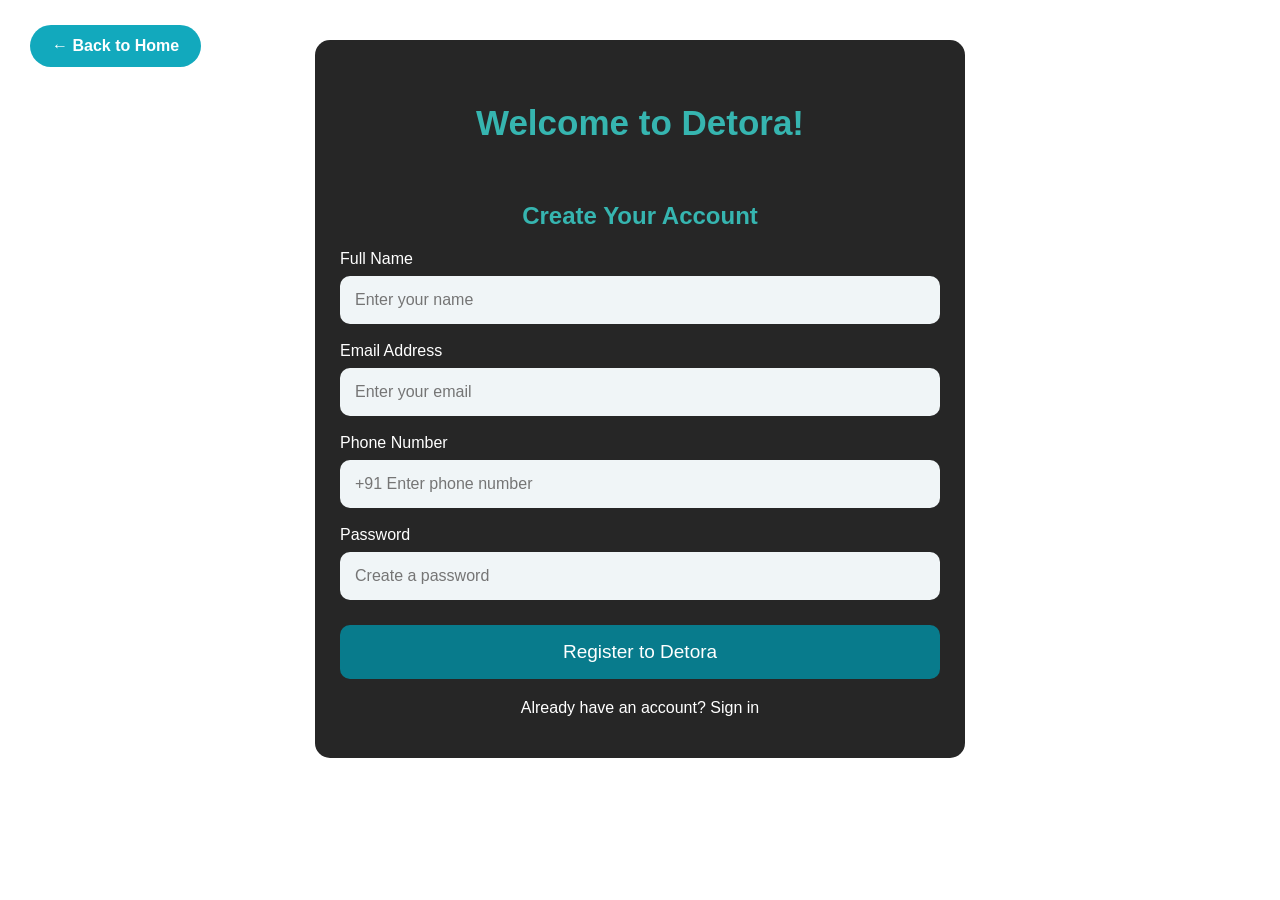
<file: login.html>
<!DOCTYPE html>
<html>
<head>
    <title>Detora Registration</title>

    <style>
        body {
            margin: 0;
            font-family: Arial, sans-serif;
            background-image: url("https://images.unsplash.com/photo-1448375240586-882707db888b");
            background-size: cover;
            background-position: center;
            background-attachment: fixed;
        }

        .back-btn {
    position: absolute;
    top: 25px;
    left: 30px;

    color: white;
    background: #12a9bd;

    padding: 12px 22px;
    border-radius: 25px;

    text-decoration: none;
    font-size: 16px;
    font-weight: bold;

    transition: 0.3s;
}

.back-btn:hover {
    background: #087e91;
    transform: scale(1.05);
}

        .container {
            width: 80%;
            max-width: 600px;
            margin: 40px auto;
            background-color: rgba(0, 0, 0, 0.85);
            padding: 25px;
            border-radius: 15px;
        }

        .header {
            text-align: center;
            color: white;
            padding: 15px;
        }

        .header h1 {
            color: #36b5b0;
            font-size: 35px;
        }

        .header p {
            font-size: 17px;
        }

        h2 {
            color: #36b5b0;
            text-align: center;
        }

        label {
            color: white;
            display: block;
            margin-top: 18px;
            font-size: 16px;
        }

        input {
            width: 100%;
            padding: 15px;
            margin-top: 8px;
            box-sizing: border-box;
            border: none;
            border-radius: 10px;
            font-size: 16px;
            background-color: #f0f5f7;
        }

        button {
            width: 100%;
            padding: 16px;
            margin-top: 25px;
            background-color: #087b8c;
            color: white;
            border: none;
            border-radius: 10px;
            font-size: 19px;
            cursor: pointer;
        }

        button:hover {
            background-color: #075d69;
        }

        .footer {
            text-align: center;
            color: white;
            margin-top: 20px;
        }

        @media screen and (max-width: 600px) {
            .container {
                width: 85%;
                margin: 20px auto;
            }

            .header h1 {
                font-size: 28px;
            }
        }
    </style>
</head>

<body>

    <div class="container">

        <div class="header">
            <h1>Welcome to Detora!</h1>
       
        </div>


        <a href="home.html" class="back-btn">← Back to Home</a>

        <h2>Create Your Account</h2>

        <form id="registration-form" data-api="api.php">

            <label for="registration-name">Full Name</label>
            <input id="registration-name" name="name" type="text" autocomplete="name" maxlength="100" placeholder="Enter your name" required>

            <label for="registration-email">Email Address</label>
            <input id="registration-email" name="email" type="email" autocomplete="email" maxlength="254" placeholder="Enter your email" required>

            <label for="registration-phone">Phone Number</label>
            <input id="registration-phone" type="tel" placeholder="+91 Enter phone number"
            name="phone"
            autocomplete="tel-national"
            maxlength="10"
            pattern="[0-9]{10}"
            required>
            
            <label for="registration-password">Password</label>
            <input id="registration-password" name="password" type="password" autocomplete="new-password" minlength="8" maxlength="128" placeholder="Create a password" required>

            <button type="submit">Register to Detora</button>
            <p id="registration-status" role="status" aria-live="polite"></p>

        </form>

        <div class="footer">
            <p>Already have an account? Sign in</p>
        </div>

    </div>

    <script src="app.js" defer></script>
</body>
</html>
</file>
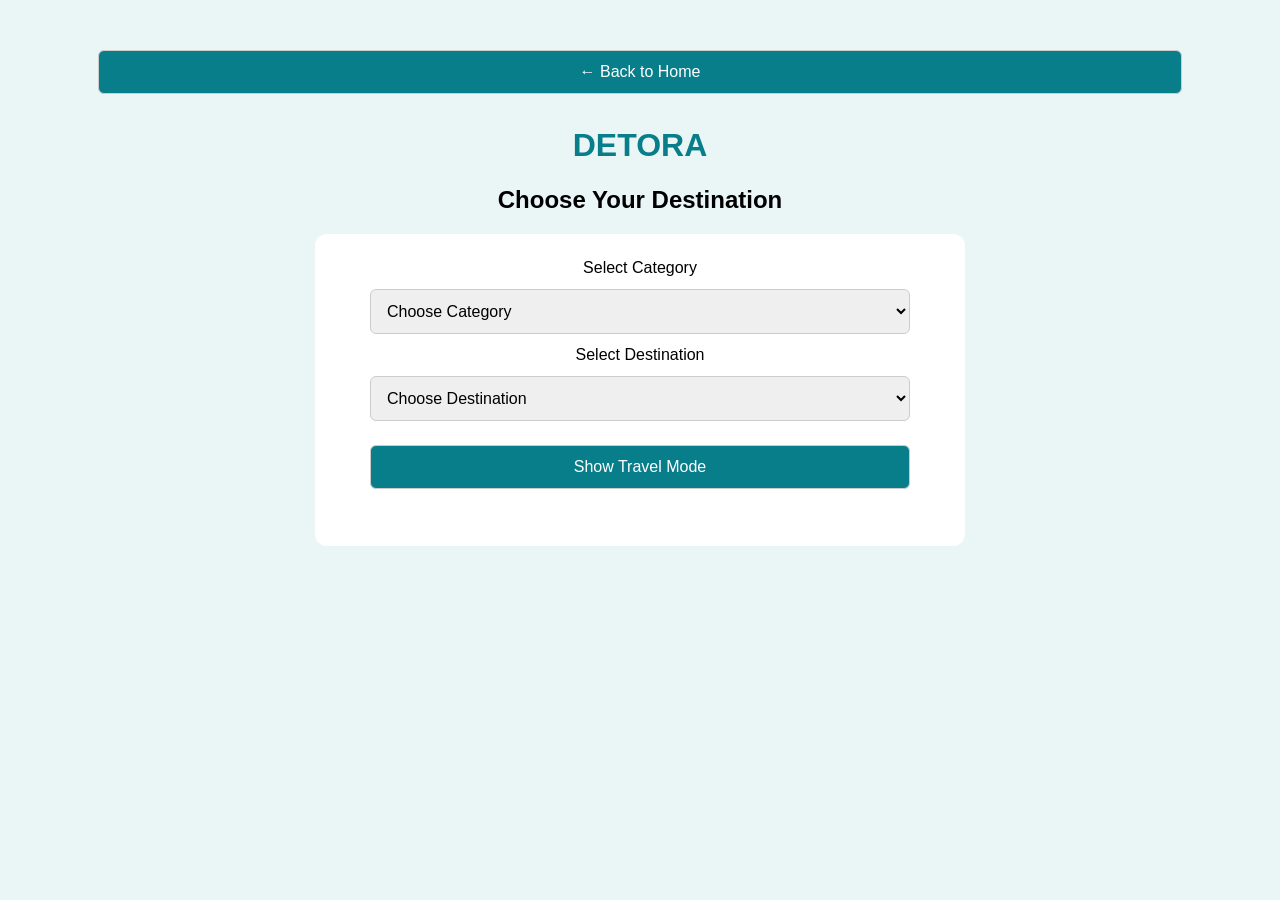
<file: travel mode.html>
<!DOCTYPE html>
<html>
<head>
    <title>Detora - Travel Mode</title>

    <style>
        body {
            font-family: Arial, sans-serif;
            background-color: #eaf5f5;
            text-align: center;
            padding: 30px;
        }

        button {
    background-color: #164e42;
    color: white;
    padding: 10px 20px;
    border: none;
    border-radius: 5px;
    cursor: pointer;
}

        h1 {
            color: #087e8b;
        }

        .container {
            background-color: white;
            width: 90%;
            max-width: 600px;
            margin: auto;
            padding: 25px;
            border-radius: 12px;
        }

        select, button {
            width: 90%;
            padding: 12px;
            margin: 12px;
            border: 1px solid #ccc;
            border-radius: 6px;
            font-size: 16px;
        }

        button {
            background-color: #087e8b;
            color: white;
            cursor: pointer;
        }

        button:hover {
            background-color: #055c65;
        }

        #result {
            margin-top: 20px;
            font-size: 18px;
            color: #087e8b;
        }
    </style>
</head>

<body>

    <button onclick="window.location.href='home.html'">
    ← Back to Home
</button>

    <h1>DETORA</h1>
    <h2>Choose Your Destination</h2>

    <div class="container">

        <label>Select Category</label>
        <select id="category" onchange="showDestinations()">
            <option value="">Choose Category</option>
            <option value="local">Local - Karnataka</option>
            <option value="national">National - India</option>
            <option value="international">International</option>
        </select>

        <br>

        <label>Select Destination</label>
        <select id="destination">
            <option value="">Choose Destination</option>
        </select>

        <br>

        <button onclick="showTravelMode()">Show Travel Mode</button>

        <div id="result"></div>

    </div>

    <script>

        // Destination lists

        let local = [
            "Chikmagalur", "Hampi", "Badami", "Dandeli",
            "Nagarhole National Park", "Bandipur National Park",
            "Mangaluru", "Shivamogga", "Bengaluru", "Mysuru",
            "Gokarna", "Jog Falls", "Aihole", "Pattadakal"
        ];

        let national = [
            "Agra - Taj Mahal", "Leh-Ladakh", "Srinagar",
            "Manali", "Shimla", "Mumbai", "Munnar",
            "Goa", "Jaipur", "Allahabad", 
            "Delhi", "Varanasi", "Amritsar", "Rishikesh", "Rameswaram",
            "Kolkata", "Hyderabad", "Chennai", "Kochi", "Pune",
            "Darjeeling", "Ooty", "Kodaikanal", "Udaipur", "Jaisalmer",
            "Khajuraho", "Puri", "Andaman Islands", "Lakshadweep",
            "Bangalore", "Hampi", "Mysuru", "Aurangabad", "Thanjavur",
            "Bhubaneswar", "Gangtok"
        ];

        let international = [
            "London","Paris", "New York", "Tokyo", "Seoul", "Dubai", "Singapore",
         "Miami","Niagara Falls", "Chongquing {China}", "Maldivs", "Switzerland",
         "Rome", "Barcelona", "Amsterdam", "Athens", "Istanbul",
         "Bali", "Bangkok", "Phuket", "Hong Kong", "Macau",
         "Sydney", "Melbourne", "Cape Town", "Victoria Falls",
         "Cairo", "Petra", "Santorini", "Venice", "Vienna",
         "Prague", "Budapest", "Berlin", "Reykjavik", "Toronto",
         "Los Angeles"
    ];
       
        function showDestinations() {

            let category = document.getElementById("category").value;
            let destination = document.getElementById("destination");

            destination.innerHTML = '<option value="">Choose Destination</option>';

            let places = [];

            if (category == "local") {
                places = local;
            }
            else if (category == "national") {
                places = national;
            }
            else if (category == "international") {
                places = international;
            }

            for (let i = 0; i < places.length; i++) {
                let option = document.createElement("option");
                option.text = places[i];
                option.value = places[i];
                destination.add(option);
            }

            document.getElementById("result").innerHTML = "";
        }

        // Show recommended travel modes

        function showTravelMode() {

            let category = document.getElementById("category").value;
            let place = document.getElementById("destination").value;
            let result = document.getElementById("result");

            if (category == "" || place == "") {
                result.innerHTML = "Please select a category and destination.";
            }

            else if (category == "local") {
                result.innerHTML =
                    "<h3>Recommended Travel Modes</h3>" +
                    "Bus<br>Car<br>Train";
            }

            else if (category == "national") {
                result.innerHTML =
                    "<h3>Recommended Travel Modes</h3>" +
                    "Train<br>Flight<br>";
            }

            else if (category == "international") {
                result.innerHTML =
                    "<h3>Recommended Travel Modes</h3>" +
                    "Flight<br>Train<br>Cruise";
            }
        }

    </script>

</body>
</html>
</file>
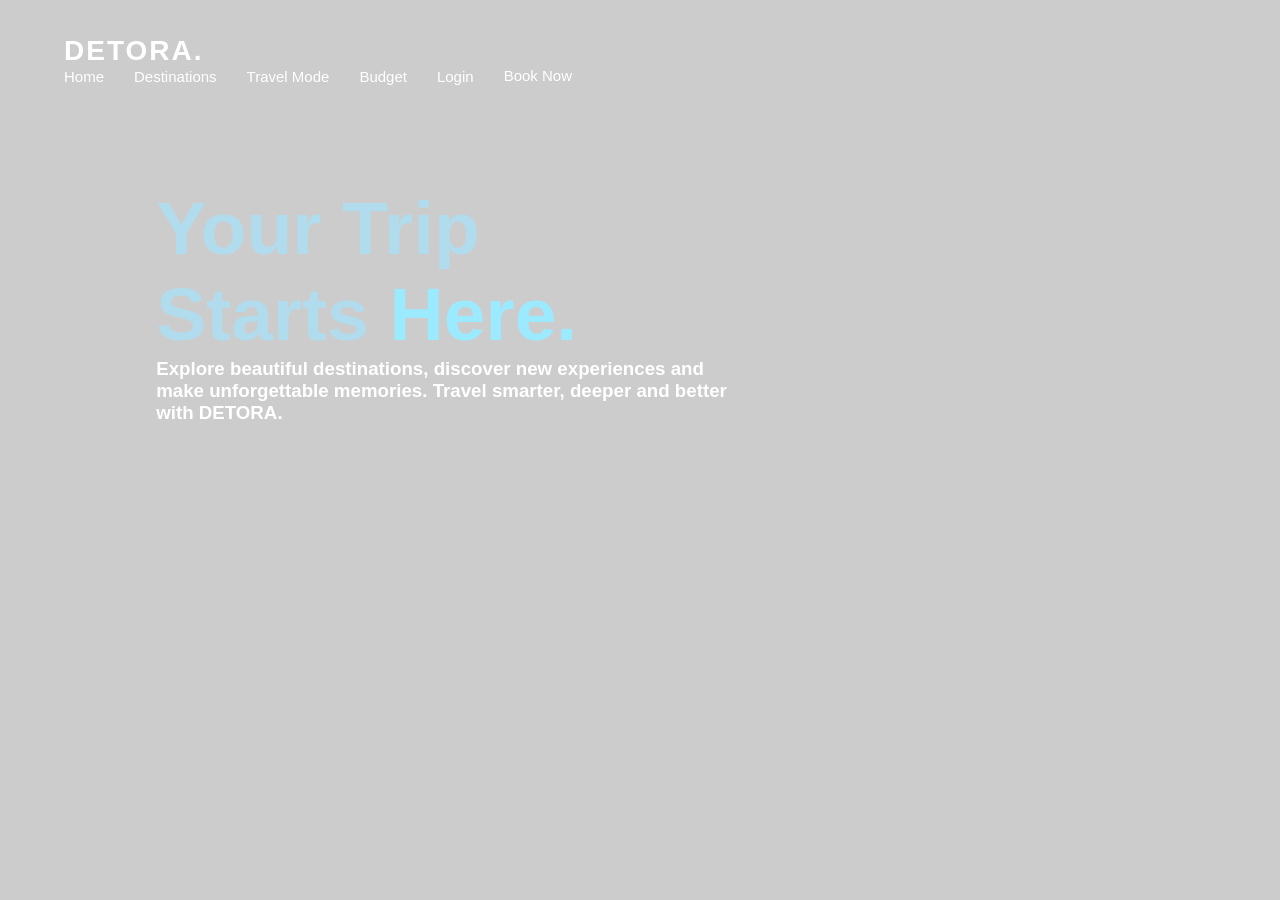
<file: web.html>
<!DOCTYPE html>
<html lang="en">
<head>
    <meta charset="UTF-8">
    <meta name="viewport" content="width=device-width, initial-scale=1.0">
    <title>DETORA - Your Trip Starts Here</title>
    <link rel="stylesheet" href="style1.css">
</head>

<body>

    <!-- Main background section -->
    <section class="hero" id="home">

        <!-- Navigation bar -->
        <header class="navbar">

            <h2 class="logo">DETORA.</h2>

            <nav>
                <a href="home.html">Home</a>
                <a href="destinations.html">Destinations</a>
                <a href="travel mode.html">Travel Mode</a>
                <a href="budget.html">Budget</a>
                <a href="login.html">Login</a>
            

           <div>  <a href="booknow.html">Book Now</a> </div>
            </nav>
        </header>

        <!-- Main heading -->
        <div class="hero-content">

            <h1>
                Your Trip<br>
                Starts <span>Here.</span>
            </h1>

            <h3>
                Explore beautiful destinations, discover new experiences
                and make unforgettable memories.
                Travel smarter, deeper and better with DETORA.
            </h3>
        </div>

        <!-- Travel benefits -->
        <div class="features"></div>
    </section>

</body>
</html>
</file>
<file: style1.css>
/* Remove default spacing */
* {
    margin: 0;
    padding: 0;
    box-sizing: border-box;
}

body {
    font-family: Arial, sans-serif;
}

/* Main background */
.hero {
    min-height: 100vh;
    width: 100%;

    background:
        linear-gradient(
            rgba(0, 0, 0, 0.20),
            rgba(0, 0, 0, 0.20)
        ),
        url("https://images.unsplash.com/photo-1433086966358-54859d0ed716?w=1920&q=85")
        no-repeat center center;
    background-size: cover;
    background-position: center;
    background-repeat: no-repeat;

    position: relative;
    padding: 35px 5%;
    color: white;
}
    color: rgb(0, 0, 0);
}

/* Navigation */
.navbar {
    display: flex;
    justify-content: space-between;
    align-items: center;
    padding: 15px 25px;
    border: 2px solid white;
    border-radius: 50px;
    background: rgba(255, 255, 255, 0.12);
    backdrop-filter: blur(5px);
}

.logo {
    color: white;
    font-size: 28px;
    letter-spacing: 2px;
}

nav {
    display: flex;
    align-items:center;
    gap: 30px;
}

nav a {
    color: white;
    text-decoration: none;
    font-size: 15px;
}

nav a:hover {
    color: #9beaff;
}

.book-btn {
   
    display: flex; 
    align-items:center;     
    margin-left: auto;   
    color: white;
    padding: 10px 20px;
    border-radius: 20px;
    background-color: #689c75;
}

/* Main heading */
.hero-content {
    margin-top: 100px;
    margin-left: 8%;
    max-width: 600px;
}

.hero-content h1 {
    font-size: 75px;
    line-height: 1.15;
    color: rgb(176, 220, 238);
}

.hero-content h1 span {
    color: #9beaff;
}

.hero-content p {
    margin-top: 25px;
    font-size: 18px;
    line-height: 1.7;
    color: rgb(255, 177, 216);
}

/* Features */
.features {
    position: absolute;
    top: 40%;
    right: 10%;
    display: flex;
    flex-direction: column;
    gap: 18px;
}

.features div {
    padding: 12px 20px;
    border: 1px solid white;
    border-radius: 30px;
    background: rgba(255,255,255,0.15);
    backdrop-filter: blur(5px);
}

/* Booking bar */
.booking-bar {
    position: absolute;
    bottom: 35px;
    left: 50%;
    transform: translateX(-50%);

    width: 85%;
    background: white;
    color: black;

    display: flex;
    align-items: center;
    justify-content: space-around;

    padding: 20px;
    border-radius: 50px;
    gap: 12px;
}

.booking-item {
    display: flex;
    flex-direction: column;
    gap: 8px;
    min-width: 120px;
}

.booking-item label {
    font-weight: bold;
    font-size: 14px;
}

.booking-item select,
.booking-item input {
    border: none;
    outline: none;
    background: transparent;
    color: #555;
    font-size: 13px;
    width: 100%;
}

.booking-bar button {
    background: #80ddf4;
    border: none;
    padding: 15px 25px;
    border-radius: 30px;
    cursor: pointer;
    font-weight: bold;
}

.booking-bar button:hover {
    background: #40c7eb;
}

/* Mobile responsive design */
@media (max-width: 768px) {

    .navbar {
        flex-wrap: wrap;
        gap: 15px;
    }

    nav {
        flex-wrap: wrap;
        gap: 12px;
    }

    .hero-content {
        margin: 65px 0;
    }

    .hero-content h1 {
        font-size: 48px;
    }

    .features {
        position: static;
        margin: 30px 0;
    }

    .booking-bar {
        position: static;
        transform: none;
        width: 100%;
        flex-direction: column;
        align-items: stretch;
        border-radius: 20px;
        margin-top: 35px;
    }

    .booking-item {
        padding: 10px;
    }
}
</file>
